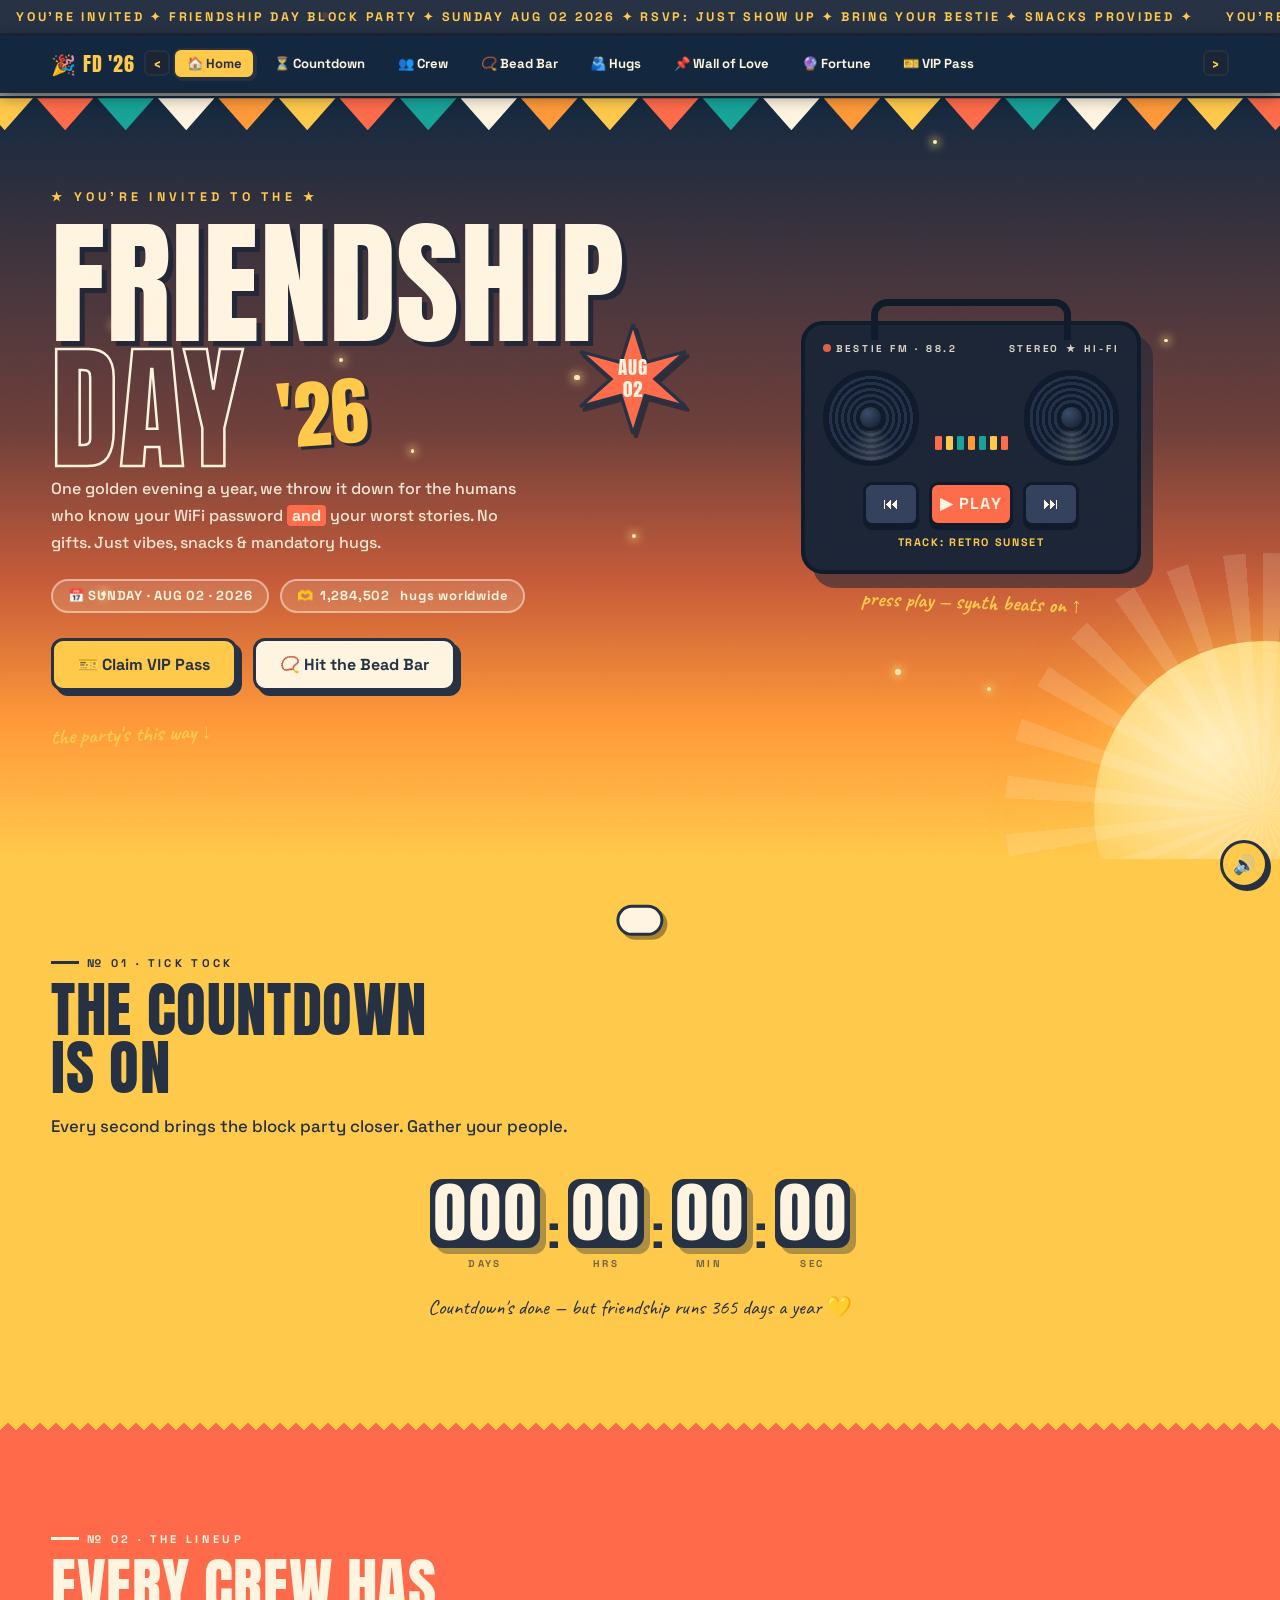
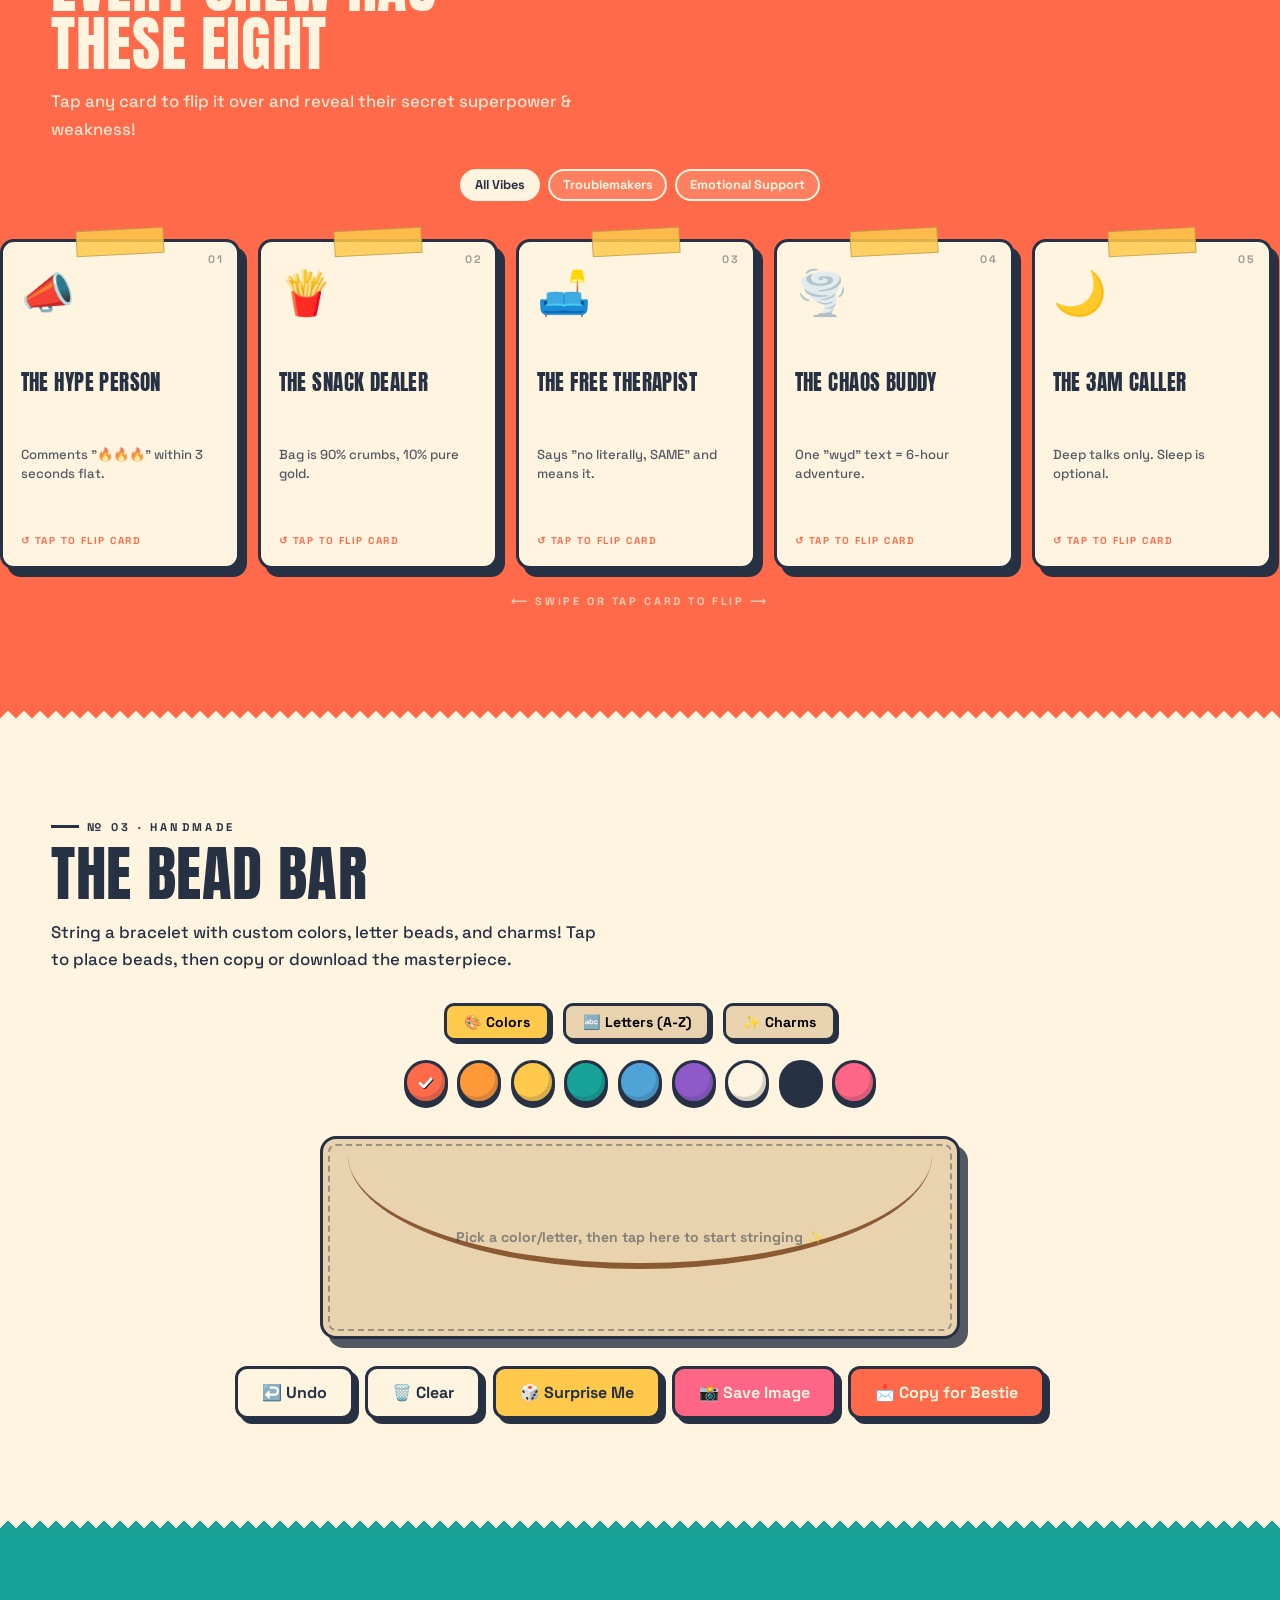
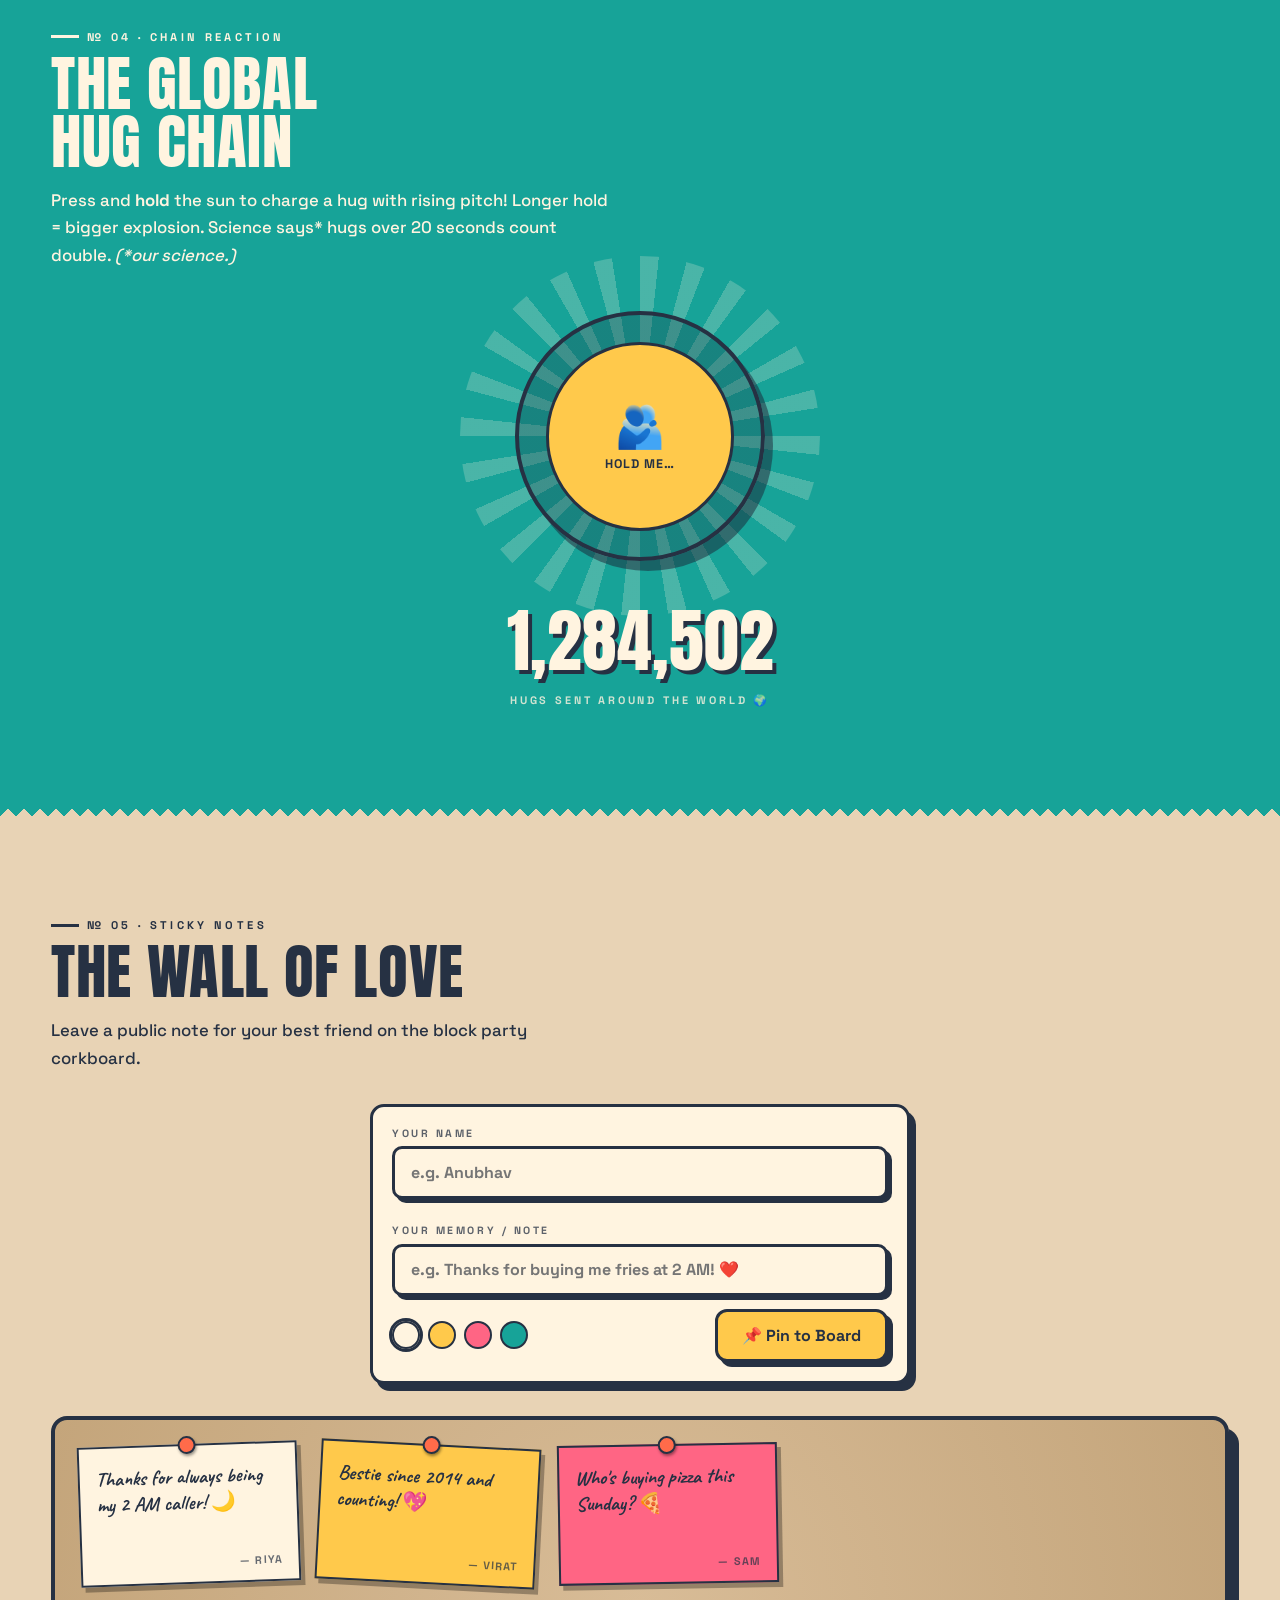
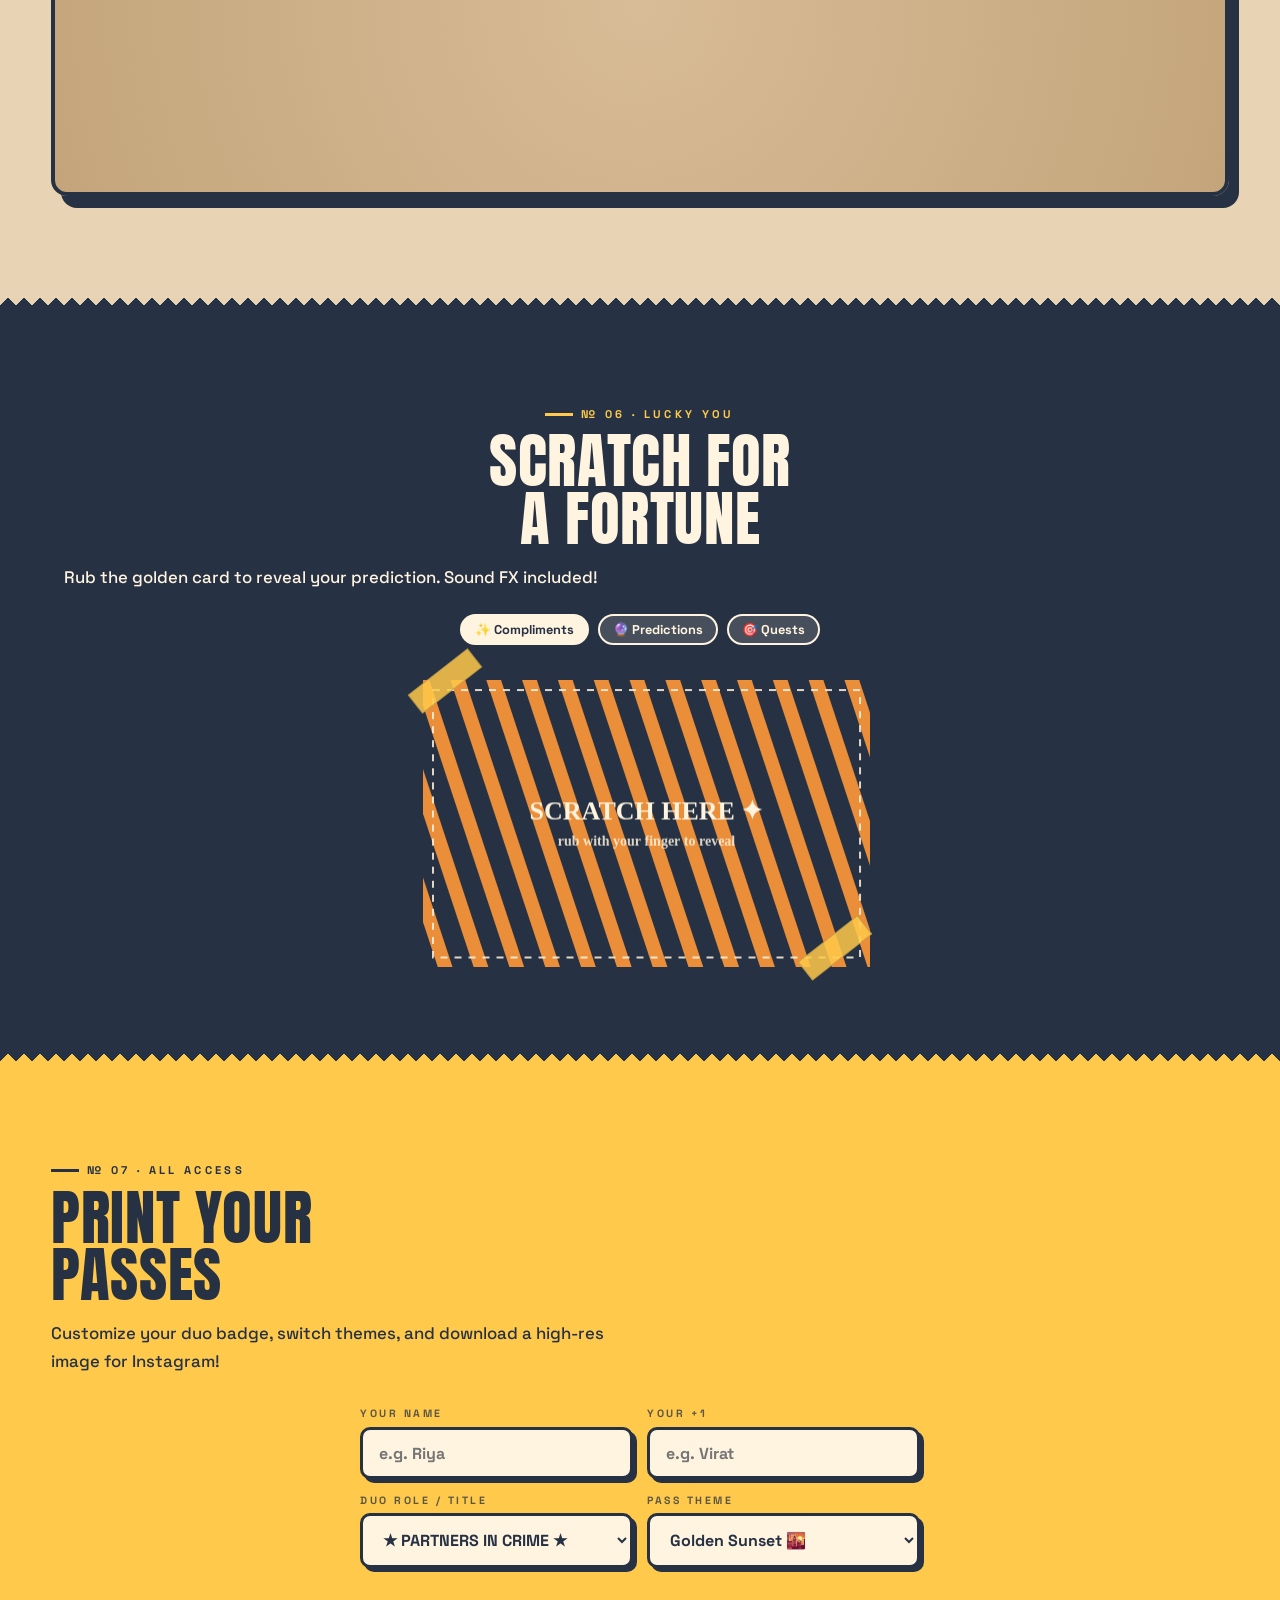
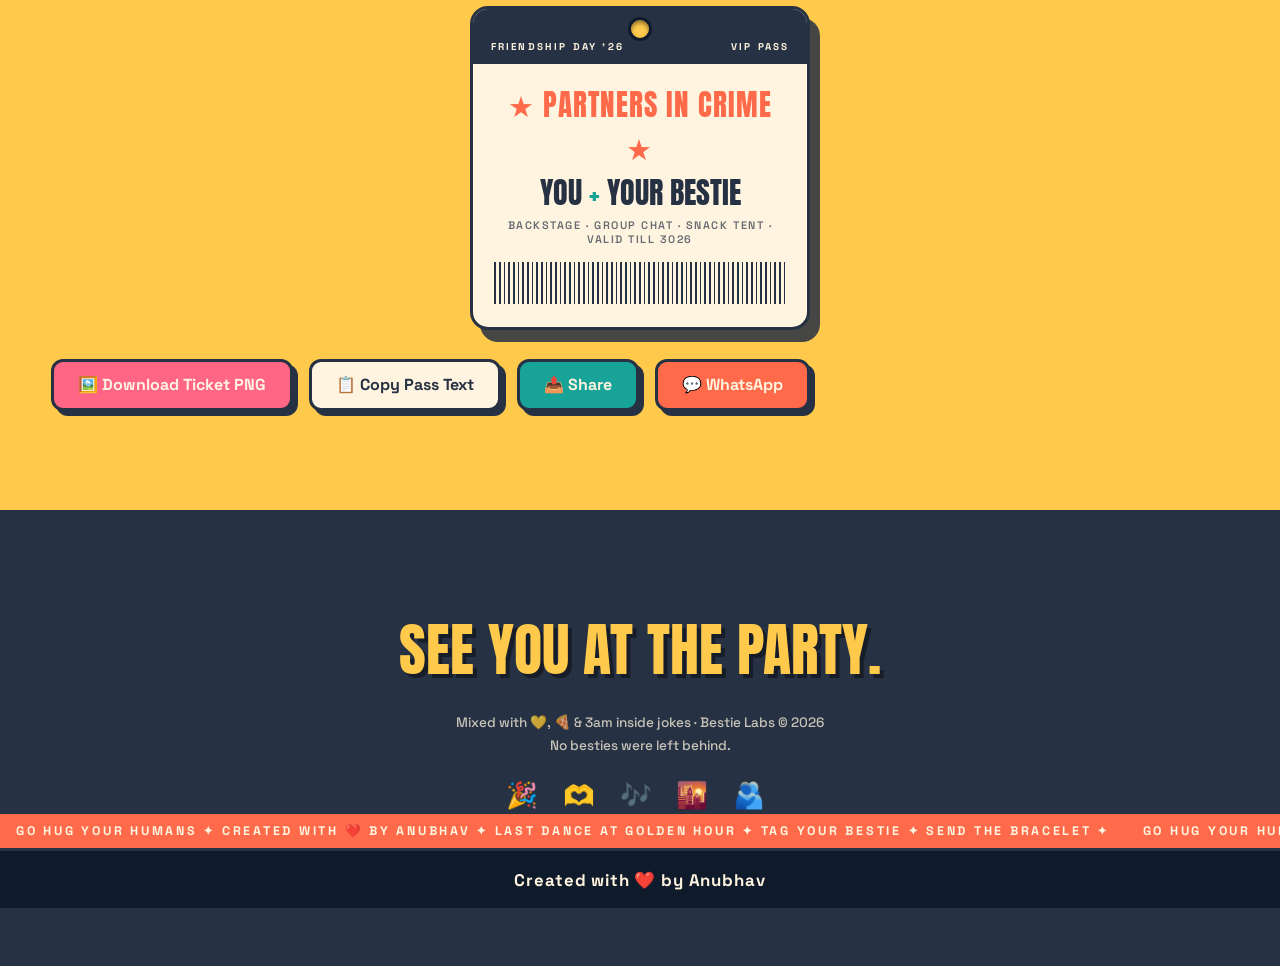
<file: 1.html>
<!DOCTYPE html>
<html lang="en">

<head>
    <meta charset="UTF-8">
    <meta name="viewport" content="width=device-width, initial-scale=1.0, viewport-fit=cover">
    <meta name="theme-color" content="#12283F">
    <title>Friendship Day '26 — The Block Party</title>
    <meta name="description"
        content="You're invited to Friendship Day 2026! Bring your bestie, string bracelets, scratch fortunes, and claim your VIP Pass.">

    <!-- Open Graph / WhatsApp / Facebook Link Preview Thumbnail -->
    <meta property="og:type" content="website">
    <meta property="og:site_name" content="Happy Friendship Day 2026">
    <meta property="og:url" content="https://123anubhav.github.io/happy-friendship-day-2026/">
    <meta property="og:title" content="Happy Friendship Day 2026! 💛 Block Party & VIP Pass">
    <meta property="og:description"
        content="You're invited to Friendship Day 2026! Bring your bestie, string bracelets, scratch fortunes, and claim your VIP Pass.">
    <meta property="og:image" content="https://123anubhav.github.io/happy-friendship-day-2026/friend-ship-day.jpg">
    <meta property="og:image:secure_url"
        content="https://123anubhav.github.io/happy-friendship-day-2026/friend-ship-day.jpg">
    <meta property="og:image:type" content="image/jpeg">
    <meta property="og:image:width" content="1200">
    <meta property="og:image:height" content="630">
    <meta property="og:image:alt" content="Happy Friendship Day 2026">
    <meta property="og:image" content="https://123anubhav.github.io/happy-friendship-day-2026/qwen/friend-ship-day.jpg">

    <!-- WhatsApp legacy image link fallback -->
    <link rel="image_src" href="https://123anubhav.github.io/happy-friendship-day-2026/friend-ship-day.jpg">

    <!-- Twitter Card -->
    <meta name="twitter:card" content="summary_large_image">
    <meta name="twitter:url" content="https://123anubhav.github.io/happy-friendship-day-2026/">
    <meta name="twitter:title" content="Happy Friendship Day 2026! 💛 Block Party & VIP Pass">
    <meta name="twitter:description"
        content="You're invited to Friendship Day 2026! Bring your bestie, string bracelets, scratch fortunes, and claim your VIP Pass.">
    <meta name="twitter:image" content="https://123anubhav.github.io/happy-friendship-day-2026/friend-ship-day.jpg">

    <!-- Favicon & Apple Touch Icon -->
    <link rel="icon" type="image/jpeg"
        href="https://123anubhav.github.io/happy-friendship-day-2026/friend-ship-day.jpg">
    <link rel="shortcut icon" type="image/jpeg" href="friend-ship-day.jpg">
    <link rel="apple-touch-icon" href="https://123anubhav.github.io/happy-friendship-day-2026/friend-ship-day.jpg">
    <link rel="preconnect" href="https://fonts.googleapis.com">
    <link rel="preconnect" href="https://fonts.gstatic.com" crossorigin>
    <link
        href="https://fonts.googleapis.com/css2?family=Anton&family=Caveat:wght@600;700&family=Outfit:wght@400;600;700;800&family=Space+Grotesk:wght@500;600;700&display=swap"
        rel="stylesheet">
    <style>
        :root {
            --ink: #263143;
            --ink2: #1B2536;
            --cream: #FFF4E0;
            --kraft: #E9D3AE;
            --gold: #FFC94B;
            --coral: #FF6B4A;
            --tang: #FF9838;
            --teal: #17A398;
            --pink: #FF6584;
            --purple: #8E5AC8;
            --disp: 'Anton', sans-serif;
            --body: 'Space Grotesk', 'Outfit', sans-serif;
            --hand: 'Caveat', cursive;
            --safe-b: env(safe-area-inset-bottom, 0px);
        }

        * {
            margin: 0;
            padding: 0;
            box-sizing: border-box
        }

        html {
            scroll-behavior: smooth;
            overflow-x: clip;
            -webkit-text-size-adjust: 100%
        }

        body {
            font-family: var(--body);
            color: var(--ink);
            background: var(--ink);
            overflow-x: hidden;
            overflow-x: clip;
            -webkit-tap-highlight-color: transparent
        }

        ::selection {
            background: var(--coral);
            color: var(--cream)
        }

        button,
        input,
        select,
        textarea {
            font-family: var(--body);
        }

        button {
            cursor: pointer;
            touch-action: manipulation;
            user-select: none;
            -webkit-user-select: none;
            -webkit-touch-callout: none
        }

        a {
            color: inherit
        }

        :focus-visible {
            outline: 3px dashed var(--gold);
            outline-offset: 3px
        }

        /* grain texture overlay */
        .grain {
            position: fixed;
            inset: 0;
            z-index: 80;
            pointer-events: none;
            opacity: .07;
            mix-blend-mode: overlay;
            background-image: url("data:image/svg+xml,%3Csvg xmlns='http://www.w3.org/2000/svg' width='120' height='120'%3E%3Cfilter id='n'%3E%3CfeTurbulence type='fractalNoise' baseFrequency='0.9' numOctaves='2'/%3E%3C/filter%3E%3Crect width='120' height='120' filter='url(%23n)' opacity='0.6'/%3E%3C/svg%3E")
        }

        #fx {
            position: fixed;
            inset: 0;
            pointer-events: none;
            z-index: 60
        }

        .progress {
            position: fixed;
            top: 0;
            left: 0;
            right: 0;
            height: 5px;
            z-index: 95
        }

        .progress i {
            display: block;
            height: 100%;
            width: 0;
            background: var(--coral);
            transition: width .1s ease-out;
        }

        .mute,
        .fab {
            position: fixed;
            z-index: 90;
            width: 48px;
            height: 48px;
            border-radius: 50%;
            border: 3px solid var(--ink);
            background: var(--gold);
            font-size: 1.15rem;
            box-shadow: 3px 3px 0 var(--ink);
            display: grid;
            place-items: center;
            transition: transform .15s, background-color .2s
        }

        .mute {
            right: 12px;
            bottom: calc(12px + var(--safe-b))
        }

        .fab {
            left: 12px;
            bottom: calc(12px + var(--safe-b));
            opacity: 0;
            transform: translateY(90px);
            pointer-events: none;
            transition: transform .35s cubic-bezier(.3, 1.4, .4, 1), opacity .3s
        }

        .fab.show {
            opacity: 1;
            transform: none;
            pointer-events: auto
        }

        .mute:active,
        .fab:active {
            transform: scale(.88)
        }

        .toast {
            position: fixed;
            left: 50%;
            bottom: calc(20px + var(--safe-b));
            transform: translate(-50%, 180%);
            z-index: 99;
            background: var(--cream);
            color: var(--ink);
            font-weight: 700;
            font-size: .92rem;
            padding: .85em 1.4em;
            border-radius: 999px;
            border: 3px solid var(--ink);
            box-shadow: 4px 4px 0 rgba(0, 0, 0, .35);
            transition: transform .4s cubic-bezier(.2, 1.4, .4, 1);
            max-width: 92vw;
            width: max-content;
            text-align: center
        }

        .toast.show {
            transform: translate(-50%, 0)
        }

        /* Tickers */
        .ticker {
            overflow: hidden;
            background: var(--ink);
            color: var(--gold);
            position: relative;
            z-index: 5;
            border-bottom: 3px solid var(--ink2)
        }

        .tk {
            display: flex;
            width: max-content;
            animation: tick 28s linear infinite;
            font: 700 .78rem var(--body);
            letter-spacing: .22em;
            text-transform: uppercase;
            white-space: nowrap;
            padding: .7em 0
        }

        .tk span {
            padding: 0 1.3em
        }

        @keyframes tick {
            to {
                transform: translateX(-50%)
            }
        }

        .ticker.foot {
            background: var(--coral);
            color: var(--cream);
            border-bottom: 0;
            border-top: 3px solid var(--ink)
        }

        /* Layout Bands */
        .band {
            position: relative;
            padding: 3.8rem 0 4.4rem;
            scroll-margin-top: 10px
        }

        .wrap {
            width: min(1180px, 92vw);
            margin: 0 auto;
            position: relative;
            z-index: 2
        }

        .zig {
            height: 16px;
            margin-top: -1px;
            background-color: var(--cur);
            background-image: linear-gradient(-135deg, var(--prev) 8px, transparent 0), linear-gradient(135deg, var(--prev) 8px, transparent 0);
            background-size: 16px 16px;
            background-position: top left;
            background-repeat: repeat-x
        }

        .klabel {
            display: inline-flex;
            align-items: center;
            gap: .7em;
            font: 700 .7rem var(--body);
            letter-spacing: .3em;
            text-transform: uppercase
        }

        .klabel::before {
            content: "";
            width: 28px;
            height: 3px;
            background: currentColor
        }

        .ptitle {
            font: 400 clamp(2.1rem, 8.5vw, 3.8rem)/.95 var(--disp);
            text-transform: uppercase;
            letter-spacing: .01em;
            margin-top: .7rem
        }

        .sub {
            font-weight: 500;
            max-width: 560px;
            margin-top: 1rem;
            font-size: .97rem;
            line-height: 1.65;
            opacity: .88
        }

        .caveat {
            font-family: var(--hand);
            font-size: 1.35rem;
            font-weight: 700
        }

        .rv {
            opacity: 0;
            transform: translateY(28px) rotate(-1deg);
            transition: opacity .7s ease, transform .7s cubic-bezier(.2, .9, .3, 1.15);
            transition-delay: var(--d, 0s)
        }

        .rv.in {
            opacity: 1;
            transform: none
        }

        .btn {
            display: inline-flex;
            align-items: center;
            justify-content: center;
            gap: .5em;
            font-weight: 700;
            font-size: 1rem;
            min-height: 50px;
            padding: .8em 1.5em;
            border: 3px solid var(--ink);
            border-radius: 12px;
            background: var(--cream);
            color: var(--ink);
            box-shadow: 5px 5px 0 var(--ink);
            text-decoration: none;
            transition: transform .15s, box-shadow .15s, background-color .15s;
            position: relative;
            overflow: hidden;
        }

        .btn:active {
            transform: translate(3px, 3px) scale(.97);
            box-shadow: 1px 1px 0 var(--ink)
        }

        .btn-gold {
            background: var(--gold)
        }

        .btn-coral {
            background: var(--coral);
            color: var(--cream)
        }

        .btn-teal {
            background: var(--teal);
            color: var(--cream)
        }

        .btn-pink {
            background: var(--pink);
            color: var(--cream)
        }

        @media (hover:hover) {
            .btn:hover {
                transform: translate(-2px, -2px);
                box-shadow: 8px 8px 0 var(--ink)
            }
        }

        .chip {
            display: inline-flex;
            align-items: center;
            gap: .5em;
            background: rgba(255, 244, 224, .14);
            border: 2px solid rgba(255, 244, 224, .5);
            color: var(--cream);
            border-radius: 999px;
            padding: .5em 1.1em;
            font-weight: 700;
            font-size: .82rem;
            letter-spacing: .06em;
        }

        /* ============ OPENING HERO ============ */
        .open {
            position: relative;
            overflow: hidden;
            padding: 4.2rem 0 5rem;
            color: var(--cream);
            background: linear-gradient(180deg, #12283F 0%, #6E3F3A 44%, #C75B39 64%, #FF9838 82%, #FFC94B 100%)
        }

        .bunting {
            position: absolute;
            top: 0;
            left: -2%;
            right: -2%;
            display: flex;
            z-index: 4;
            border-top: 3px solid rgba(255, 244, 224, .55);
            padding-top: 2px
        }

        .bunting span {
            flex: 1 1 0;
            min-width: 0;
            height: 32px;
            margin: 0 2px;
            clip-path: polygon(0 0, 100% 0, 50% 100%);
            transform-origin: top center;
            animation: flutter 3.2s ease-in-out infinite
        }

        @keyframes flutter {

            0%,
            100% {
                transform: rotate(2.5deg)
            }

            50% {
                transform: rotate(-2.5deg)
            }
        }

        .sun {
            position: absolute;
            bottom: -16%;
            right: -12%;
            width: min(52vw, 340px);
            aspect-ratio: 1;
            border-radius: 50%;
            z-index: 0;
            cursor: pointer;
            background: radial-gradient(circle at 35% 32%, #FFEFBE, var(--gold) 58%, var(--tang));
            box-shadow: 0 0 90px rgba(255, 201, 75, .6)
        }

        .sun::before {
            content: "";
            position: absolute;
            inset: -26%;
            border-radius: 50%;
            background: repeating-conic-gradient(rgba(255, 244, 224, .15) 0 5deg, transparent 5deg 13deg);
            animation: spin 44s linear infinite
        }

        .sun.pulse {
            animation: sunpulse .6s cubic-bezier(.3, 1.6, .4, 1)
        }

        @keyframes spin {
            to {
                transform: rotate(360deg)
            }
        }

        @keyframes sunpulse {
            40% {
                transform: scale(1.12)
            }
        }

        .fly {
            position: absolute;
            border-radius: 50%;
            background: #FFE9B0;
            box-shadow: 0 0 10px 2px rgba(255, 220, 130, .8);
            z-index: 1;
            pointer-events: none;
            animation: flydrift ease-in-out infinite alternate, flyflick ease-in-out infinite
        }

        @keyframes flydrift {
            from {
                transform: translate(0, 0)
            }

            to {
                transform: translate(30px, -36px)
            }
        }

        @keyframes flyflick {

            0%,
            100% {
                opacity: .2
            }

            50% {
                opacity: 1
            }
        }

        .shoot {
            position: absolute;
            top: 14%;
            left: -12%;
            width: 130px;
            height: 2px;
            z-index: 1;
            background: linear-gradient(90deg, transparent, rgba(255, 244, 224, .95));
            transform: rotate(-16deg);
            opacity: 0;
            animation: shoot 9s ease-in infinite
        }

        @keyframes shoot {

            0%,
            70% {
                opacity: 0;
                transform: translate(0, 0) rotate(-16deg)
            }

            72% {
                opacity: 1
            }

            82% {
                opacity: 0;
                transform: translate(72vw, 21vh) rotate(-16deg)
            }

            100% {
                opacity: 0
            }
        }

        .open-grid {
            display: grid;
            grid-template-columns: 1fr;
            gap: 3rem;
            align-items: center
        }

        .overline {
            font: 700 .78rem var(--body);
            letter-spacing: .34em;
            text-transform: uppercase;
            color: var(--gold)
        }

        .mega {
            font-family: var(--disp);
            font-weight: 400;
            text-transform: uppercase;
            font-size: clamp(3.2rem, 15vw, 8.5rem);
            line-height: .92;
            margin: 1rem 0 .2rem;
            letter-spacing: .005em
        }

        .mega .l1 {
            display: block;
            color: var(--cream);
            text-shadow: 5px 5px 0 rgba(27, 37, 54, .85)
        }

        .mega .l2 {
            display: block;
            color: transparent;
            -webkit-text-stroke: 2.5px var(--cream);
            position: relative
        }

        .mega .y26 {
            display: inline-block;
            color: var(--gold);
            -webkit-text-stroke: 0;
            font-size: .55em;
            vertical-align: .28em;
            transform: rotate(-4deg);
            text-shadow: 3px 3px 0 rgba(27, 37, 54, .85)
        }

        .starbadge {
            position: absolute;
            top: -1.4rem;
            right: -.4rem;
            width: clamp(74px, 18vw, 110px);
            animation: spin 18s linear infinite;
            filter: drop-shadow(3px 4px 0 rgba(27, 37, 54, .7))
        }

        .beating-heart {
            display: inline-block;
            color: var(--pink);
            animation: heartBeat 1.2s ease-in-out infinite;
            transform-origin: center;
        }

        @keyframes heartBeat {

            0%,
            100% {
                transform: scale(1);
            }

            14% {
                transform: scale(1.3);
            }

            28% {
                transform: scale(1);
            }

            42% {
                transform: scale(1.3);
            }

            70% {
                transform: scale(1);
            }
        }

        .lede {
            font-weight: 500;
            font-size: 1rem;
            line-height: 1.7;
            max-width: 480px;
            color: rgba(255, 244, 224, .92)
        }

        .lede b {
            background: var(--coral);
            padding: 0 .3em;
            border-radius: 4px;
            color: var(--cream)
        }

        .chips {
            display: flex;
            gap: .7rem;
            flex-wrap: wrap;
            margin: 1.4rem 0 1.6rem
        }

        .cta-row {
            display: grid;
            grid-template-columns: 1fr;
            gap: .8rem;
            max-width: 400px
        }

        .note1 {
            margin-top: 1.8rem;
            transform: rotate(-2deg);
            color: var(--gold);
            display: inline-block
        }

        /* Boombox Audio Player */
        .scene {
            position: relative;
            display: flex;
            flex-direction: column;
            align-items: center;
            gap: .9rem
        }

        .box {
            position: relative;
            width: min(340px, 88vw);
            background: var(--ink2);
            border: 4px solid #0F1B2A;
            border-radius: 22px;
            padding: 1.1rem 1.1rem 1.3rem;
            box-shadow: 12px 14px 0 rgba(27, 37, 54, .55);
            z-index: 2
        }

        .box::before {
            content: "";
            position: absolute;
            top: -26px;
            left: 50%;
            transform: translateX(-50%);
            width: 56%;
            height: 34px;
            border: 7px solid #0F1B2A;
            border-bottom: 0;
            border-radius: 16px 16px 0 0
        }

        .box-top {
            display: flex;
            justify-content: space-between;
            align-items: center;
            color: var(--cream);
            font: 700 .62rem var(--body);
            letter-spacing: .28em;
            margin-bottom: .9rem;
            opacity: .85
        }

        .box-top i {
            width: 8px;
            height: 8px;
            border-radius: 50%;
            background: var(--coral);
            display: inline-block;
            margin-right: .5em;
            animation: flyflick 1.4s infinite
        }

        .box-face {
            display: grid;
            grid-template-columns: 1fr auto 1fr;
            gap: .8rem;
            align-items: center
        }

        .spk {
            position: relative;
            aspect-ratio: 1;
            border-radius: 50%;
            background: repeating-radial-gradient(circle, #0F1B2A 0 3px, #22304A 3px 6px);
            border: 5px solid #0F1B2A;
            overflow: hidden
        }

        .spk::before {
            content: "";
            position: absolute;
            inset: 0;
            background: conic-gradient(from 0deg, transparent 0 38%, rgba(255, 244, 224, .14) 50%, transparent 62%);
            animation: spin 1.1s linear infinite;
            animation-play-state: paused
        }

        .spk::after {
            content: "";
            position: absolute;
            inset: 34%;
            border-radius: 50%;
            background: radial-gradient(circle at 35% 30%, #3A4C68, #0F1B2A);
            border: 3px solid #0F1B2A
        }

        .playing .spk::before {
            animation-play-state: running
        }

        .eq {
            display: flex;
            align-items: flex-end;
            gap: 4px;
            height: 64px;
            padding: 0 .2rem
        }

        .eq i {
            width: 7px;
            height: 100%;
            background: var(--gold);
            border-radius: 3px;
            transform-origin: bottom;
            transform: scaleY(.22);
            animation: eq .8s ease-in-out infinite alternate;
            animation-play-state: paused
        }

        .eq i:nth-child(1) {
            animation-duration: .7s;
            background: var(--coral)
        }

        .eq i:nth-child(2) {
            animation-duration: .55s
        }

        .eq i:nth-child(3) {
            animation-duration: .9s;
            background: var(--teal)
        }

        .eq i:nth-child(4) {
            animation-duration: .5s;
            background: var(--tang)
        }

        .eq i:nth-child(5) {
            animation-duration: .85s;
            background: var(--teal)
        }

        .eq i:nth-child(6) {
            animation-duration: .6s
        }

        .eq i:nth-child(7) {
            animation-duration: .75s;
            background: var(--coral)
        }

        .playing .eq i {
            animation-play-state: running
        }

        @keyframes eq {
            from {
                transform: scaleY(.18)
            }

            to {
                transform: scaleY(1)
            }
        }

        .box-ctrl {
            display: flex;
            gap: .6rem;
            justify-content: center;
            margin-top: 1rem
        }

        .pbtn {
            width: 56px;
            height: 44px;
            border-radius: 9px;
            border: 3px solid #0F1B2A;
            background: #33415C;
            color: var(--cream);
            font-size: 1rem;
            box-shadow: 0 4px 0 #0F1B2A;
            transition: transform .12s
        }

        .pbtn:active {
            transform: translateY(3px);
            box-shadow: 0 1px 0 #0F1B2A
        }

        .pbtn.main {
            background: var(--coral);
            width: 84px;
            font-weight: 700;
            letter-spacing: .08em
        }

        .track-title {
            text-align: center;
            font: 700 .68rem var(--body);
            letter-spacing: .15em;
            color: var(--gold);
            margin-top: .6rem;
            text-transform: uppercase;
        }

        .mnote {
            position: fixed;
            z-index: 65;
            font-size: 1.5rem;
            pointer-events: none;
            animation: noteup 2.5s ease-out forwards;
            text-shadow: 2px 2px 0 rgba(27, 37, 54, .6)
        }

        @keyframes noteup {
            to {
                transform: translate(var(--dx), -140px) rotate(14deg);
                opacity: 0
            }
        }

        .note2 {
            color: var(--gold);
            transform: rotate(2deg);
            text-align: center
        }

        /* ============ COUNTDOWN (gold) ============ */
        .count-band {
            background: var(--gold);
            color: var(--ink)
        }

        .clock {
            display: flex;
            justify-content: center;
            align-items: flex-start;
            gap: .5rem;
            margin-top: 2.4rem;
            flex-wrap: wrap
        }

        .unit {
            text-align: center
        }

        .digits {
            display: flex;
            gap: 3px;
            background: var(--ink);
            border-radius: 12px;
            padding: .16em .26em;
            box-shadow: 6px 6px 0 rgba(27, 37, 54, .35)
        }

        .dg {
            display: inline-block;
            height: 1em;
            overflow: hidden;
            font-family: var(--disp);
            font-size: clamp(1.7rem, 8vw, 4rem);
            line-height: 1;
            color: var(--cream)
        }

        .strip {
            display: block;
            transition: transform .55s cubic-bezier(.3, 1.35, .4, 1)
        }

        .strip div {
            height: 1em;
            line-height: 1;
            text-align: center
        }

        .ulab {
            display: block;
            margin-top: .6rem;
            font-weight: 700;
            letter-spacing: .24em;
            font-size: .62rem;
            text-transform: uppercase;
            opacity: .65
        }

        .colon {
            display: none;
            font-family: var(--disp);
            font-size: clamp(1.5rem, 4vw, 3rem);
            padding-top: .4em;
            animation: blink 1s steps(2) infinite
        }

        @keyframes blink {
            50% {
                opacity: .15
            }
        }

        .party {
            display: none;
            text-align: center;
            margin-top: 2.4rem
        }

        .party.on {
            display: block;
            animation: popin .6s cubic-bezier(.3, 1.6, .4, 1)
        }

        @keyframes popin {
            0% {
                transform: scale(.6)
            }

            100% {
                transform: scale(1)
            }
        }

        .party h3 {
            font: 400 clamp(1.7rem, 7.5vw, 3.4rem) var(--disp);
            text-transform: uppercase;
            color: var(--coral);
            text-shadow: 3px 3px 0 var(--ink);
            animation: partybounce 1s ease-in-out infinite
        }

        @keyframes partybounce {

            0%,
            100% {
                transform: scale(1) rotate(-1deg)
            }

            50% {
                transform: scale(1.04) rotate(1deg)
            }
        }

        .party p {
            font-weight: 700;
            margin: 1rem 0 1.4rem
        }

        .cdnote {
            margin-top: 1.5rem;
            font-family: var(--hand);
            font-size: 1.3rem;
            opacity: .75;
            text-align: center
        }

        /* ============ CREW 3D FLIP (coral) ============ */
        .crew-band {
            background: var(--coral);
            color: var(--cream)
        }

        .crew-band .sub {
            opacity: .9
        }

        .crew-filters {
            display: flex;
            justify-content: center;
            gap: .5rem;
            flex-wrap: wrap;
            margin-top: 1.6rem;
        }

        .filter-btn {
            background: rgba(255, 244, 224, .15);
            border: 2px solid var(--cream);
            color: var(--cream);
            padding: .4em 1em;
            border-radius: 999px;
            font-weight: 700;
            font-size: .8rem;
            transition: all .2s;
        }

        .filter-btn.active,
        .filter-btn:hover {
            background: var(--cream);
            color: var(--ink);
        }

        .crew-scroll {
            display: flex;
            gap: 18px;
            overflow-x: auto;
            scroll-snap-type: x mandatory;
            padding: 2.4rem 4vw 1.6rem;
            margin: 0 -4vw;
            scrollbar-width: none;
            -webkit-overflow-scrolling: touch
        }

        .crew-scroll::-webkit-scrollbar {
            display: none
        }

        .ccard-wrap {
            perspective: 1000px;
            flex: 0 0 auto;
            width: min(240px, 74vw);
            scroll-snap-align: center;
        }

        .ccard {
            position: relative;
            width: 100%;
            height: 330px;
            transform-style: preserve-3d;
            transition: transform .6s cubic-bezier(.3, 1.4, .4, 1), box-shadow .25s;
            cursor: pointer;
            border-radius: 14px;
        }

        .ccard.flipped {
            transform: rotateY(180deg) scale(1.02);
        }

        .ccard-front,
        .ccard-back {
            position: absolute;
            inset: 0;
            backface-visibility: hidden;
            -webkit-backface-visibility: hidden;
            background: var(--cream);
            color: var(--ink);
            border: 3px solid var(--ink);
            border-radius: 14px;
            padding: 1.5rem 1.1rem 1.2rem;
            box-shadow: 7px 8px 0 var(--ink);
            display: flex;
            flex-direction: column;
            justify-content: space-between;
        }

        .ccard-back {
            transform: rotateY(180deg);
            background: var(--gold);
            border-color: var(--ink);
        }

        .tape {
            position: absolute;
            top: -13px;
            left: 50%;
            transform: translateX(-50%) rotate(-3deg);
            width: 88px;
            height: 26px;
            background: rgba(255, 201, 75, .85);
            border: 1px solid rgba(38, 49, 67, .25);
            z-index: 3;
        }

        .cnum {
            position: absolute;
            top: .65rem;
            right: .8rem;
            font: 700 .68rem var(--body);
            letter-spacing: .2em;
            opacity: .45
        }

        .cemo {
            font-size: 2.7rem;
            display: block;
            line-height: 1;
            margin-top: .4rem;
        }

        .ccard h3 {
            font: 400 1.3rem var(--disp);
            text-transform: uppercase;
            letter-spacing: .02em;
            margin: .45rem 0 .25rem
        }

        .ccard p {
            font-size: .82rem;
            font-weight: 500;
            line-height: 1.45;
            opacity: .78
        }

        .flip-hint {
            font: 700 .62rem var(--body);
            letter-spacing: .15em;
            text-transform: uppercase;
            color: var(--coral);
            margin-top: .4rem;
            display: inline-block;
        }

        .cstat {
            font-size: .8rem;
            font-weight: 600;
            line-height: 1.5;
        }

        .cstat b {
            display: block;
            font-size: .65rem;
            letter-spacing: .15em;
            text-transform: uppercase;
            color: var(--ink);
            opacity: .7;
            margin-top: .4rem;
        }

        .ring-hint {
            font: 700 .68rem var(--body);
            letter-spacing: .24em;
            text-transform: uppercase;
            opacity: .7;
            text-align: center
        }

        /* ============ BEAD BAR (cream) ============ */
        .bead-band {
            background: var(--cream)
        }

        .bead-tabs {
            display: flex;
            justify-content: center;
            gap: .8rem;
            margin-top: 1.8rem;
        }

        .tab-btn {
            padding: .5em 1.2em;
            border-radius: 10px;
            border: 3px solid var(--ink);
            background: var(--kraft);
            font-weight: 700;
            font-size: .88rem;
            box-shadow: 3px 3px 0 var(--ink);
        }

        .tab-btn.active {
            background: var(--gold);
        }

        .beadbar {
            display: flex;
            justify-content: center;
            gap: .6rem;
            flex-wrap: wrap;
            margin-top: 1.2rem;
            max-width: 720px;
            margin-left: auto;
            margin-right: auto;
        }

        .bswatch {
            width: 44px;
            height: 44px;
            border-radius: 50%;
            border: 3px solid var(--ink);
            box-shadow: 0 4px 0 var(--ink), inset -3px -4px 0 rgba(38, 49, 67, .18);
            transition: transform .15s;
            position: relative;
            font-weight: 700;
            font-size: 1.1rem;
            display: grid;
            place-items: center;
            background: #fff;
        }

        .bswatch:active {
            transform: scale(.86)
        }

        .bswatch.sel::after {
            content: "✓";
            position: absolute;
            inset: 0;
            display: grid;
            place-items: center;
            font-weight: 800;
            font-size: 1.1rem;
            color: #fff;
            text-shadow: 1px 1px 0 var(--ink)
        }

        @media (hover:hover) {
            .bswatch:hover {
                transform: translateY(-4px)
            }
        }

        .board {
            position: relative;
            max-width: 640px;
            margin: 2rem auto 0;
            aspect-ratio: 600/190;
            background: var(--kraft);
            border: 3px solid var(--ink);
            outline: 2px dashed rgba(38, 49, 67, .4);
            outline-offset: -10px;
            border-radius: 16px;
            box-shadow: 8px 9px 0 rgba(38, 49, 67, .8);
            overflow: hidden
        }

        .board::before {
            content: "";
            position: absolute;
            left: 4%;
            right: 4%;
            top: 8%;
            bottom: 34%;
            border: 0 solid #8A5A33;
            border-bottom-width: 6px;
            border-radius: 0 0 50% 50%/0 0 100% 100%
        }

        .board .empty {
            position: absolute;
            inset: 0;
            display: grid;
            place-items: center;
            font-weight: 700;
            color: rgba(38, 49, 67, .5);
            font-size: .88rem;
            text-align: center;
            padding: 0 1rem
        }

        /* Fixed Keyframes animation name to match beadon */
        .bead {
            position: absolute;
            width: 9%;
            max-width: 44px;
            aspect-ratio: 1;
            border-radius: 50%;
            border: 3px solid var(--ink);
            transform: translate(-50%, -50%);
            background-image: radial-gradient(circle at 32% 28%, rgba(255, 255, 255, .8), transparent 42%);
            animation: beadon .45s cubic-bezier(.3, 1.7, .4, 1) both;
            box-shadow: 2px 3px 0 rgba(38, 49, 67, .25);
            display: grid;
            place-items: center;
            font-weight: 800;
            font-size: 1rem;
            color: var(--ink);
            user-select: none;
        }

        @keyframes beadon {
            0% {
                transform: translate(-50%, -50%) scale(0)
            }

            70% {
                transform: translate(-50%, -50%) scale(1.2)
            }

            100% {
                transform: translate(-50%, -50%) scale(1)
            }
        }

        .btools {
            display: grid;
            grid-template-columns: 1fr 1fr;
            gap: .7rem;
            max-width: 480px;
            margin: 1.7rem auto 0
        }

        /* ============ HUG (teal) ============ */
        .hug-band {
            background: var(--teal);
            color: var(--cream)
        }

        .hugzone {
            display: flex;
            flex-direction: column;
            align-items: center;
            gap: 1.6rem;
            margin-top: 2.6rem
        }

        .hugwrap {
            position: relative
        }

        .hugwrap::before {
            content: "";
            position: absolute;
            inset: -22%;
            border-radius: 50%;
            background: repeating-conic-gradient(rgba(255, 244, 224, .22) 0 6deg, transparent 6deg 15deg);
            animation: spin 30s linear infinite
        }

        .hugring {
            --p: 0;
            position: relative;
            width: clamp(190px, 54vw, 250px);
            aspect-ratio: 1;
            border-radius: 50%;
            border: 4px solid var(--ink);
            display: grid;
            place-items: center;
            background: conic-gradient(var(--coral) calc(var(--p)*3.6deg), rgba(27, 37, 54, .25) 0);
            box-shadow: 8px 10px 0 rgba(27, 37, 54, .5);
            user-select: none;
            touch-action: none;
            transition: transform .15s
        }

        .hugring:active {
            transform: scale(.97)
        }

        .hugring.shaking {
            animation: shk .12s linear infinite
        }

        @keyframes shk {
            0% {
                transform: translate(-2px, 1px) rotate(-1deg)
            }

            50% {
                transform: translate(2px, -1px) rotate(1deg)
            }

            100% {
                transform: translate(-1px, 2px)
            }
        }

        .hugcore {
            width: 78%;
            aspect-ratio: 1;
            border-radius: 50%;
            background: var(--gold);
            border: 3px solid var(--ink);
            display: flex;
            flex-direction: column;
            align-items: center;
            justify-content: center;
            gap: .2rem;
            pointer-events: none;
            color: var(--ink)
        }

        .hugcore .he {
            font-size: 2.6rem;
            transition: transform .2s
        }

        .hugcore .hl2 {
            font-weight: 700;
            font-size: .78rem;
            letter-spacing: .08em;
            text-transform: uppercase;
            text-align: center
        }

        .hugbig {
            font: 400 clamp(2.6rem, 11vw, 4.4rem) var(--disp);
            color: var(--cream);
            text-shadow: 4px 4px 0 var(--ink)
        }

        .hugbig.bump {
            animation: popin .35s cubic-bezier(.3, 1.6, .4, 1)
        }

        .hugcap {
            font: 700 .68rem var(--body);
            letter-spacing: .26em;
            text-transform: uppercase;
            opacity: .8;
            text-align: center
        }

        .hugplus {
            position: fixed;
            z-index: 70;
            font: 400 1.6rem var(--disp);
            color: var(--gold);
            text-shadow: 2px 2px 0 var(--ink);
            pointer-events: none;
            animation: riseFade 1s ease-out forwards
        }

        @keyframes riseFade {
            to {
                transform: translateY(-90px) rotate(8deg);
                opacity: 0
            }
        }

        body.quake {
            animation: quake .4s linear
        }

        @keyframes quake {

            0%,
            100% {
                transform: translate(0)
            }

            20% {
                transform: translate(-5px, 4px)
            }

            40% {
                transform: translate(5px, -4px)
            }

            60% {
                transform: translate(-4px, -4px)
            }

            80% {
                transform: translate(4px, 4px)
            }
        }

        /* ============ WALL OF LOVE (CORKBOARD) ============ */
        .wall-band {
            background: #E8D3B5;
            color: var(--ink);
        }

        .corkboard {
            position: relative;
            width: 100%;
            min-height: 380px;
            background: radial-gradient(circle, #D8BC97 0%, #C4A57B 100%);
            border: 4px solid var(--ink);
            border-radius: 16px;
            box-shadow: 10px 12px 0 var(--ink);
            padding: 1.5rem;
            margin-top: 2rem;
            display: flex;
            flex-wrap: wrap;
            gap: 1.2rem;
            align-content: flex-start;
        }

        .note-card {
            width: min(220px, 44vw);
            min-height: 140px;
            padding: 1.1rem 1rem .8rem;
            border: 2px solid var(--ink);
            box-shadow: 4px 5px 0 rgba(0, 0, 0, .3);
            position: relative;
            transform: rotate(var(--rot, 0deg));
            transition: transform .2s, box-shadow .2s;
            display: flex;
            flex-direction: column;
            justify-content: space-between;
        }

        .note-card:hover {
            transform: rotate(0deg) scale(1.04);
            box-shadow: 7px 9px 0 rgba(0, 0, 0, .4);
            z-index: 5;
        }

        .pin {
            position: absolute;
            top: -10px;
            left: 50%;
            transform: translateX(-50%);
            width: 18px;
            height: 18px;
            border-radius: 50%;
            background: var(--coral);
            border: 2px solid var(--ink);
            box-shadow: 1px 2px 3px rgba(0, 0, 0, .4);
        }

        .note-card p {
            font-family: var(--hand);
            font-size: 1.25rem;
            font-weight: 700;
            line-height: 1.3;
        }

        .note-card .author {
            font: 700 .68rem var(--body);
            letter-spacing: .1em;
            text-transform: uppercase;
            opacity: .7;
            text-align: right;
            margin-top: .4rem;
        }

        .note-form {
            display: grid;
            grid-template-columns: 1fr;
            gap: .8rem;
            max-width: 540px;
            margin: 2rem auto 0;
            background: var(--cream);
            border: 3px solid var(--ink);
            padding: 1.2rem;
            border-radius: 14px;
            box-shadow: 6px 7px 0 var(--ink);
        }

        .color-pickers {
            display: flex;
            gap: .5rem;
            align-items: center;
        }

        .color-dot {
            width: 28px;
            height: 28px;
            border-radius: 50%;
            border: 2px solid var(--ink);
            cursor: pointer;
        }

        .color-dot.active {
            outline: 3px solid var(--ink);
        }

        /* ============ FORTUNE (ink) ============ */
        .fortune-band {
            background: var(--ink);
            color: var(--cream)
        }

        .fortune-band .klabel {
            color: var(--gold)
        }

        .f-categories {
            display: flex;
            justify-content: center;
            gap: .6rem;
            margin-top: 1.4rem;
        }

        .scratch-wrap {
            position: relative;
            width: min(440px, 92vw);
            aspect-ratio: 16/10;
            margin: 2rem auto 0;
            background: var(--cream);
            border: 3px solid var(--ink);
            box-shadow: 10px 12px 0 rgba(0, 0, 0, .4);
            transform: rotate(-1.5deg)
        }

        .scratch-wrap::before,
        .scratch-wrap::after {
            content: "";
            position: absolute;
            width: 74px;
            height: 22px;
            background: rgba(255, 201, 75, .85);
            border: 1px solid rgba(38, 49, 67, .25);
            z-index: 3;
            pointer-events: none
        }

        .scratch-wrap::before {
            top: -11px;
            left: -16px;
            transform: rotate(-38deg)
        }

        .scratch-wrap::after {
            bottom: -11px;
            right: -16px;
            transform: rotate(-38deg)
        }

        .fortune {
            position: absolute;
            inset: 0;
            display: grid;
            place-items: center;
            padding: 1.3rem;
            font: 700 clamp(1rem, 4.6vw, 1.3rem)/1.45 var(--body);
            color: var(--ink);
            text-align: center
        }

        #scratch {
            position: absolute;
            inset: 0;
            touch-action: none;
            cursor: crosshair
        }

        .newbtn {
            display: none;
            margin: 1.6rem auto 0
        }

        .newbtn.show {
            display: inline-flex;
            animation: popin .4s cubic-bezier(.3, 1.6, .4, 1)
        }

        /* ============ VIP (gold) ============ */
        .vip-band {
            background: var(--gold)
        }

        .fields {
            display: grid;
            grid-template-columns: 1fr;
            gap: .9rem;
            max-width: 560px;
            margin: 2rem auto 0
        }

        .field label {
            display: block;
            font: 700 .66rem var(--body);
            letter-spacing: .24em;
            text-transform: uppercase;
            margin-bottom: .4rem;
            opacity: .75
        }

        .field input,
        .field select {
            width: 100%;
            font: 700 16px var(--body);
            color: var(--ink);
            padding: .8em 1em;
            border: 3px solid var(--ink);
            border-radius: 10px;
            background: var(--cream);
            box-shadow: 4px 4px 0 var(--ink);
            transition: transform .15s
        }

        .field input:focus,
        .field select:focus {
            outline: none;
            transform: translateY(-2px);
            box-shadow: 4px 6px 0 var(--ink)
        }

        .pass {
            position: relative;
            width: min(340px, 88vw);
            margin: 2.4rem auto 0;
            background: var(--cream);
            border: 3px solid var(--ink);
            border-radius: 18px;
            overflow: hidden;
            box-shadow: 10px 12px 0 rgba(38, 49, 67, .85);
            transform: rotate(1.5deg);
            transition: background-color .3s;
        }

        .pass::after {
            content: "";
            position: absolute;
            inset: 0;
            background: linear-gradient(105deg, transparent 40%, rgba(255, 255, 255, .55) 50%, transparent 60%);
            transform: translateX(-130%);
            animation: shine 3.8s ease-in-out infinite;
            pointer-events: none
        }

        @keyframes shine {

            0%,
            55% {
                transform: translateX(-130%)
            }

            100% {
                transform: translateX(130%)
            }
        }

        .pass-top {
            position: relative;
            background: var(--ink);
            color: var(--cream);
            display: flex;
            justify-content: space-between;
            align-items: center;
            padding: 1.9rem 1.1rem .7rem;
            font: 700 .62rem var(--body);
            letter-spacing: .22em
        }

        .hole {
            position: absolute;
            top: 8px;
            left: 50%;
            transform: translateX(-50%);
            width: 24px;
            height: 24px;
            border-radius: 50%;
            background: var(--gold);
            border: 3px solid #0F1B2A;
            box-shadow: inset 0 3px 4px rgba(0, 0, 0, .4)
        }

        .pass-body {
            padding: 1.2rem 1.3rem 1.4rem;
            text-align: center
        }

        .pass-body .all {
            font: 400 1.8rem var(--disp);
            letter-spacing: .04em;
            color: var(--coral);
            text-transform: uppercase
        }

        .pass-names {
            font: 400 clamp(1.5rem, 6.5vw, 1.9rem) var(--disp);
            text-transform: uppercase;
            margin: .4rem 0 .2rem;
            line-height: 1.15;
            overflow-wrap: anywhere
        }

        .pass-names .plus {
            color: var(--teal)
        }

        .pass-fine {
            font: 600 .68rem var(--body);
            letter-spacing: .14em;
            text-transform: uppercase;
            opacity: .7;
            margin-top: .5rem
        }

        .barcode {
            height: 42px;
            margin-top: 1rem;
            background: repeating-linear-gradient(90deg, var(--ink) 0 2px, transparent 2px 5px, var(--ink) 5px 7px, transparent 7px 10px, var(--ink) 10px 11px, transparent 11px 14px)
        }

        .sharebtns {
            display: grid;
            grid-template-columns: 1fr;
            gap: .7rem;
            max-width: 520px;
            margin: 1.8rem auto 0
        }

        /* ============ FOOTER ============ */
        footer {
            background: var(--ink);
            color: var(--cream);
            padding: 3.2rem 0 calc(3.6rem + var(--safe-b));
            text-align: center
        }

        footer .fbig {
            font: 400 clamp(2rem, 9vw, 3.6rem) var(--disp);
            text-transform: uppercase;
            color: var(--gold);
            text-shadow: 4px 4px 0 rgba(0, 0, 0, .4)
        }

        footer p {
            font-weight: 500;
            opacity: .75;
            margin-top: 1.1rem;
            font-size: .85rem;
            line-height: 1.7
        }

        footer .femo {
            font-size: 1.6rem;
            letter-spacing: .35em;
            margin-top: 1.4rem;
            display: block
        }

        .bottom-credit {
            background: #0F1B2A;
            color: var(--cream);
            text-align: center;
            padding: 1.1rem 1rem;
            font-size: 1.05rem;
            font-weight: 700;
            letter-spacing: .05em;
            border-top: 3px solid var(--ink);
        }

        /* Sticky Navigation Bar Slider */
        .navbar {
            position: sticky;
            top: 0;
            z-index: 92;
            background: rgba(18, 40, 63, 0.95);
            backdrop-filter: blur(14px);
            -webkit-backdrop-filter: blur(14px);
            border-bottom: 3px solid var(--ink2);
            padding: .5rem 0;
            box-shadow: 0 4px 16px rgba(0, 0, 0, .4);
        }

        .nav-wrap {
            display: flex;
            align-items: center;
            justify-content: space-between;
            gap: .6rem;
        }

        .nav-logo {
            font: 400 1.25rem var(--disp);
            color: var(--gold);
            text-decoration: none;
            display: flex;
            align-items: center;
            gap: .3em;
            letter-spacing: .04em;
            white-space: nowrap;
            flex-shrink: 0;
        }

        .nav-slider-wrap {
            position: relative;
            display: flex;
            align-items: center;
            gap: .2rem;
            overflow: hidden;
            flex: 1;
            max-width: 100%;
        }

        .nav-arrow {
            background: var(--ink2);
            color: var(--gold);
            border: 2px solid var(--ink);
            border-radius: 6px;
            width: 26px;
            height: 26px;
            font-size: .9rem;
            font-weight: 800;
            display: grid;
            place-items: center;
            cursor: pointer;
            flex-shrink: 0;
            z-index: 2;
            transition: background .15s, transform .15s;
        }

        .nav-arrow:active {
            transform: scale(.9);
        }

        .nav-links {
            display: flex;
            align-items: center;
            gap: .4rem;
            overflow-x: auto;
            scroll-behavior: smooth;
            scrollbar-width: none;
            -webkit-overflow-scrolling: touch;
            padding: .2rem 0;
            width: 100%;
        }

        .nav-links::-webkit-scrollbar {
            display: none
        }

        .nav-link {
            font-weight: 700;
            font-size: .82rem;
            color: var(--cream);
            text-decoration: none;
            padding: .4em .85em;
            border-radius: 8px;
            white-space: nowrap;
            transition: all .15s;
            border: 2px solid transparent;
            flex-shrink: 0;
        }

        .nav-link:hover,
        .nav-link.active {
            background: var(--gold);
            color: var(--ink);
            border-color: var(--ink);
            box-shadow: 2px 2px 0 var(--ink);
        }

        .balloon {
            position: fixed;
            bottom: -100px;
            z-index: 44;
            animation: rise2 linear forwards;
            will-change: transform
        }

        .balloon .bbody {
            display: block;
            width: 42px;
            height: 52px;
            background: radial-gradient(circle at 35% 28%, rgba(255, 255, 255, .6), transparent 42%), var(--bc);
            border: 3px solid var(--ink2);
            border-radius: 50% 50% 48% 52%/58% 58% 42% 42%
        }

        .balloon .bstr {
            display: block;
            width: 2px;
            height: 36px;
            background: var(--ink2);
            margin: 0 auto;
            opacity: .55
        }

        @keyframes rise2 {
            0% {
                transform: translate(0, 0)
            }

            25% {
                transform: translate(var(--sway), -32vh) rotate(4deg)
            }

            50% {
                transform: translate(calc(var(--sway)*-1), -64vh) rotate(-4deg)
            }

            75% {
                transform: translate(var(--sway), -96vh) rotate(3deg)
            }

            100% {
                transform: translate(0, -130vh)
            }
        }

        @media (min-width:640px) {
            .band {
                padding: 4.6rem 0 5.2rem
            }

            .cta-row,
            .sharebtns {
                display: flex;
                flex-wrap: wrap;
                gap: 1rem;
                max-width: none
            }

            .btools {
                display: flex;
                justify-content: center;
                flex-wrap: wrap;
                max-width: none
            }

            .fields {
                grid-template-columns: 1fr 1fr
            }

            .colon {
                display: block
            }

            .mega {
                font-size: clamp(5rem, 11vw, 8.5rem)
            }
        }

        @media (min-width:900px) {
            .band {
                padding: 5.6rem 0 6.2rem
            }

            .open {
                padding: 6rem 0 7rem
            }

            .open-grid {
                grid-template-columns: 1.1fr .9fr;
                gap: 2rem
            }

            .sub {
                font-size: 1.05rem
            }
        }

        @media (prefers-reduced-motion:reduce) {

            *,
            *::before,
            *::after {
                animation-duration: .001s !important;
                animation-iteration-count: 1 !important;
                transition-duration: .15s !important
            }

            html {
                scroll-behavior: auto
            }

            .tk {
                animation: none
            }
        }
    </style>
</head>

<body>

    <div class="grain" aria-hidden="true"></div>
    <canvas id="fx" aria-hidden="true"></canvas>
    <div class="progress" aria-hidden="true"><i id="pbar"></i></div>
    <button class="mute" id="muteBtn" aria-label="Toggle sound">🔊</button>
    <button class="fab" id="fab" aria-label="Back to top">🎈</button>
    <div class="toast" id="toast" role="status"></div>

    <div class="ticker" aria-hidden="true">
        <div class="tk" id="tk1"></div>
    </div>

    <!-- ============ NAVIGATION BAR SLIDER ============ -->
    <nav class="navbar" id="navbar">
        <div class="wrap nav-wrap">
            <a href="#top" class="nav-logo">🎉 FD '26</a>
            <div class="nav-slider-wrap">
                <button class="nav-arrow" id="navPrev" aria-label="Previous sections">‹</button>
                <div class="nav-links" id="navLinks">
                    <a href="#top" class="nav-link active">🏠 Home</a>
                    <a href="#countdown" class="nav-link">⏳ Countdown</a>
                    <a href="#crew" class="nav-link">👥 Crew</a>
                    <a href="#beads" class="nav-link">📿 Bead Bar</a>
                    <a href="#hugs" class="nav-link">🫂 Hugs</a>
                    <a href="#wall" class="nav-link">📌 Wall of Love</a>
                    <a href="#fortune" class="nav-link">🔮 Fortune</a>
                    <a href="#vip" class="nav-link">🎫 VIP Pass</a>
                </div>
                <button class="nav-arrow" id="navNext" aria-label="Next sections">›</button>
            </div>
        </div>
    </nav>

    <!-- ============ OPENING HERO ============ -->
    <header class="open band" id="top">
        <div class="bunting" id="bunting" aria-hidden="true"></div>
        <span class="shoot" aria-hidden="true"></span>
        <div class="sun" id="sun" role="button" aria-label="Tap the sun for sunshine burst"></div>

        <div class="wrap open-grid">
            <div>
                <p class="overline">★ You're invited to the ★</p>
                <h1 class="mega">
                    <span class="l1">Friendship</span>
                    <span class="l2">Day <span class="y26">'26</span>
                        <svg class="starbadge" viewBox="0 0 100 100" aria-hidden="true">
                            <polygon points="50,0 61,35 98,25 70,50 98,75 61,65 50,100 39,65 2,75 30,50 2,25 39,35"
                                fill="#FF6B4A" stroke="#263143" stroke-width="3" />
                            <text x="50" y="46" text-anchor="middle" font-family="Anton" font-size="17"
                                fill="#FFF4E0">AUG</text>
                            <text x="50" y="66" text-anchor="middle" font-family="Anton" font-size="17"
                                fill="#FFF4E0">02</text>
                        </svg>
                    </span>
                </h1>
                <p class="lede">One golden evening a year, we throw it down for the humans who know your WiFi password
                    <b>and</b> your worst stories. No gifts. Just vibes, snacks &amp; mandatory hugs.
                </p>
                <div class="chips">
                    <span class="chip">📅 SUNDAY · AUG 02 · 2026</span>
                    <span class="chip">🫶 <b id="hugCountTop">0</b>&nbsp;hugs worldwide</span>
                </div>
                <div class="cta-row">
                    <a class="btn btn-gold" href="#vip">🎫 Claim VIP Pass</a>
                    <a class="btn" href="#beads">📿 Hit the Bead Bar</a>
                </div>
                <p class="caveat note1">the party's this way ↓</p>
            </div>

            <div class="scene">
                <div class="box" id="box">
                    <div class="box-top"><span><i></i>BESTIE FM · 88.2</span><span>STEREO ★ HI-FI</span></div>
                    <div class="box-face">
                        <div class="spk"></div>
                        <div class="eq" aria-hidden="true"><i></i><i></i><i></i><i></i><i></i><i></i><i></i></div>
                        <div class="spk"></div>
                    </div>
                    <div class="box-ctrl">
                        <button class="pbtn" id="prevBtn" aria-label="Previous station">⏮</button>
                        <button class="pbtn main" id="playBtn" aria-label="Play or pause the party synth audio">▶
                            PLAY</button>
                        <button class="pbtn" id="nextBtn" aria-label="Next station">⏭</button>
                    </div>
                    <div class="track-title" id="trackTitle">TRACK: RETRO SUNSET</div>
                </div>
                <p class="caveat note2">press play — synth beats on ↑</p>
            </div>
        </div>
    </header>

    <!-- ============ COUNTDOWN ============ -->
    <section class="band count-band" id="countdown">
        <div class="wrap">
            <span class="klabel rv">№ 01 · Tick Tock</span>
            <h2 class="ptitle rv" style="--d:.05s">The Countdown<br>Is On</h2>
            <p class="sub rv" style="--d:.1s">Every second brings the block party closer. Gather your people.</p>
            <div class="clock rv" id="clock" style="--d:.2s" aria-live="off"></div>
            <div class="party" id="party">
                <h3>🎉 It's today — party's live 🎉</h3>
                <p>The countdown hit zero. Go squeeze your humans! 🫂</p>
                <button class="btn btn-coral" id="partyBtn">Pop the confetti 🎊</button>
            </div>
            <p class="cdnote rv" id="cdnote" style="--d:.3s">Sunday, August 2nd, 2026 — golden hour, obviously 🌇</p>
        </div>
    </section>

    <div class="zig" style="--prev:#FFC94B;--cur:#FF6B4A"></div>

    <!-- ============ CREW 3D FLIP ============ -->
    <section class="band crew-band" id="crew">
        <div class="wrap">
            <span class="klabel rv">№ 02 · The Lineup</span>
            <h2 class="ptitle rv" style="--d:.05s">Every Crew Has<br>These Eight</h2>
            <p class="sub rv" style="--d:.1s">Tap any card to flip it over and reveal their secret superpower &amp;
                weakness!</p>
            <div class="crew-filters rv" style="--d:.15s">
                <button class="filter-btn active" data-filter="all">All Vibes</button>
                <button class="filter-btn" data-filter="chaos">Troublemakers</button>
                <button class="filter-btn" data-filter="support">Emotional Support</button>
            </div>
        </div>
        <div class="crew-scroll rv" id="crewScroll" style="--d:.2s"></div>
        <p class="ring-hint">⟵ swipe or tap card to flip ⟶</p>
    </section>

    <div class="zig" style="--prev:#FF6B4A;--cur:#FFF4E0"></div>

    <!-- ============ BEAD BAR ============ -->
    <section class="band bead-band" id="beads">
        <div class="wrap">
            <span class="klabel rv">№ 03 · Handmade</span>
            <h2 class="ptitle rv" style="--d:.05s">The Bead Bar</h2>
            <p class="sub rv" style="--d:.1s">String a bracelet with custom colors, letter beads, and charms! Tap to
                place beads, then copy or download the masterpiece.</p>

            <div class="bead-tabs rv" style="--d:.15s">
                <button class="tab-btn active" id="tabColors">🎨 Colors</button>
                <button class="tab-btn" id="tabLetters">🔤 Letters (A-Z)</button>
                <button class="tab-btn" id="tabCharms">✨ Charms</button>
            </div>

            <div class="beadbar rv" id="palette" style="--d:.2s"></div>

            <div class="board rv" id="board" style="--d:.3s"><span class="empty">Pick a color/letter, then tap here to
                    start stringing ✨</span></div>

            <div class="btools rv" style="--d:.4s">
                <button class="btn" id="bUndo">↩️ Undo</button>
                <button class="btn" id="bClear">🗑️ Clear</button>
                <button class="btn btn-gold" id="bRandom">🎲 Surprise Me</button>
                <button class="btn btn-pink" id="bDownloadBeads">📸 Save Image</button>
                <button class="btn btn-coral" id="bSend">📩 Copy for Bestie</button>
            </div>
        </div>
    </section>

    <div class="zig" style="--prev:#FFF4E0;--cur:#17A398"></div>

    <!-- ============ HUG CHAIN ============ -->
    <section class="band hug-band" id="hugs">
        <div class="wrap">
            <span class="klabel rv">№ 04 · Chain Reaction</span>
            <h2 class="ptitle rv" style="--d:.05s">The Global<br>Hug Chain</h2>
            <p class="sub rv" style="--d:.1s">Press and <b>hold</b> the sun to charge a hug with rising pitch! Longer
                hold = bigger explosion. Science says* hugs over 20 seconds count double. <em>(*our science.)</em></p>
            <div class="hugzone rv" style="--d:.2s">
                <div class="hugwrap">
                    <div class="hugring" id="hugBtn" role="button" tabindex="0" aria-label="Hold to charge a hug">
                        <div class="hugcore"><span class="he" id="hugEmoji">🫂</span><span class="hl2"
                                id="hugLabel">hold me…</span></div>
                    </div>
                </div>
                <div>
                    <div class="hugbig" id="hugBig">0</div>
                    <div class="hugcap">hugs sent around the world 🌍</div>
                </div>
            </div>
        </div>
    </section>

    <div class="zig" style="--prev:#17A398;--cur:#E8D3B5"></div>

    <!-- ============ WALL OF LOVE (CORKBOARD) ============ -->
    <section class="band wall-band" id="wall">
        <div class="wrap">
            <span class="klabel rv">№ 05 · Sticky Notes</span>
            <h2 class="ptitle rv" style="--d:.05s">The Wall of Love</h2>
            <p class="sub rv" style="--d:.1s">Leave a public note for your best friend on the block party corkboard.</p>

            <div class="note-form rv" style="--d:.15s">
                <div class="field" style="margin-bottom:.8rem">
                    <label for="noteAuthorInput">Your Name</label>
                    <input id="noteAuthorInput" maxlength="24" placeholder="e.g. Anubhav" autocomplete="off">
                </div>
                <div class="field">
                    <label for="noteInput">Your Memory / Note</label>
                    <input id="noteInput" maxlength="90" placeholder="e.g. Thanks for buying me fries at 2 AM! ❤️"
                        autocomplete="off">
                </div>
                <div
                    style="display:flex; justify-content:space-between; align-items:center; flex-wrap:wrap; gap:.8rem;">
                    <div class="color-pickers" id="noteColors">
                        <span class="color-dot active" style="background:#FFF4E0" data-c="#FFF4E0"></span>
                        <span class="color-dot" style="background:#FFC94B" data-c="#FFC94B"></span>
                        <span class="color-dot" style="background:#FF6584" data-c="#FF6584"></span>
                        <span class="color-dot" style="background:#17A398" data-c="#17A398"></span>
                    </div>
                    <button class="btn btn-gold" id="addNoteBtn">📌 Pin to Board</button>
                </div>
            </div>

            <div class="corkboard rv" id="corkboard" style="--d:.25s"></div>
        </div>
    </section>

    <div class="zig" style="--prev:#E8D3B5;--cur:#263143"></div>

    <!-- ============ FORTUNE ============ -->
    <section class="band fortune-band" id="fortune">
        <div class="wrap" style="text-align:center">
            <span class="klabel rv">№ 06 · Lucky You</span>
            <h2 class="ptitle rv" style="--d:.05s">Scratch for<br>a Fortune</h2>
            <p class="sub rv" style="--d:.1s" style="margin-left:auto;margin-right:auto">Rub the golden card to reveal
                your prediction. Sound FX included!</p>

            <div class="f-categories rv" style="--d:.15s">
                <button class="filter-btn active" id="catComp">✨ Compliments</button>
                <button class="filter-btn" id="catPred">🔮 Predictions</button>
                <button class="filter-btn" id="catQuest">🎯 Quests</button>
            </div>

            <div class="scratch-wrap rv" id="scratchWrap" style="--d:.2s">
                <p class="fortune" id="fortuneText"></p>
                <canvas id="scratch"></canvas>
            </div>
            <button class="btn btn-gold newbtn" id="newFortune">🔄 Another Fortune</button>
        </div>
    </section>

    <div class="zig" style="--prev:#263143;--cur:#FFC94B"></div>

    <!-- ============ VIP PASS ============ -->
    <section class="band vip-band" id="vip">
        <div class="wrap">
            <span class="klabel rv">№ 07 · All Access</span>
            <h2 class="ptitle rv" style="--d:.05s">Print Your<br>Passes</h2>
            <p class="sub rv" style="--d:.1s">Customize your duo badge, switch themes, and download a high-res image for
                Instagram!</p>

            <div class="fields rv" style="--d:.2s">
                <div class="field">
                    <label for="nameA">Your name</label>
                    <input id="nameA" maxlength="18" placeholder="e.g. Riya" autocomplete="off">
                </div>
                <div class="field">
                    <label for="nameB">Your +1</label>
                    <input id="nameB" maxlength="18" placeholder="e.g. Virat" autocomplete="off">
                </div>
                <div class="field">
                    <label for="passTitleSelect">Duo Role / Title</label>
                    <select id="passTitleSelect">
                        <option value="★ PARTNERS IN CRIME ★">★ PARTNERS IN CRIME ★</option>
                        <option value="★ CHAOS TWINS ★">★ CHAOS TWINS ★</option>
                        <option value="★ CHIEF GOSSIP OFFICERS ★">★ CHIEF GOSSIP OFFICERS ★</option>
                        <option value="★ 3AM DEEP TALKERS ★">★ 3AM DEEP TALKERS ★</option>
                        <option value="★ LATE NIGHT LEGENDS ★">★ LATE NIGHT LEGENDS ★</option>
                    </select>
                </div>
                <div class="field">
                    <label for="passThemeSelect">Pass Theme</label>
                    <select id="passThemeSelect">
                        <option value="cream">Golden Sunset 🌇</option>
                        <option value="kraft">Retro Kraft 📜</option>
                        <option value="neon">Cyber Neon ⚡</option>
                        <option value="pink">Pink Velvet 🌸</option>
                    </select>
                </div>
            </div>

            <div class="pass rv" id="passCard" style="--d:.3s">
                <div class="pass-top"><span class="hole"></span><span>FRIENDSHIP DAY '26</span><span>VIP PASS</span>
                </div>
                <div class="pass-body">
                    <div class="all" id="passDuoTitle">★ PARTNERS IN CRIME ★</div>
                    <div class="pass-names"><span id="passA">You</span> <span class="plus">+</span> <span
                            id="passB">Your Bestie</span></div>
                    <div class="pass-fine">Backstage · Group Chat · Snack Tent · Valid till 3026</div>
                    <div class="barcode"></div>
                </div>
            </div>

            <div class="sharebtns rv" style="--d:.4s">
                <button class="btn btn-pink" id="downloadPassBtn">🖼️ Download Ticket PNG</button>
                <button class="btn" id="copyBtn">📋 Copy Pass Text</button>
                <button class="btn btn-teal" id="shareBtn">📤 Share</button>
                <button class="btn btn-coral" id="waBtn">💬 WhatsApp</button>
            </div>
        </div>
    </section>

    <footer>
        <div class="wrap" style="padding-top:2.8rem">
            <div class="fbig">See you at the party.</div>
            <p>Mixed with 💛, 🍕 &amp; 3am inside jokes · Bestie Labs © 2026<br>No besties were left behind.</p>
            <span class="femo" aria-hidden="true">🎉 🫶 🎶 🌇 🫂</span>
        </div>
        <div class="ticker foot" aria-hidden="true">
            <div class="tk" id="tk2"></div>
        </div>
        <div class="bottom-credit">
            Created with <span class="beating-heart" aria-hidden="true">❤️</span> by <strong>Anubhav</strong>
        </div>
    </footer>

    <script>
        /* ===== UTILS & FLAGS ===== */
        const $ = s => document.querySelector(s), $$ = s => [...document.querySelectorAll(s)];
        const rand = (a, b) => a + Math.random() * (b - a);
        const reduced = matchMedia('(prefers-reduced-motion: reduce)').matches;
        const isCoarse = matchMedia('(pointer: coarse)').matches;
        const finePtr = matchMedia('(pointer: fine)').matches;
        const PM = isCoarse ? 0.6 : 1;
        const fmt = n => n.toLocaleString('en-US');

        /* ===== WARM ANALOG AUDIO SYNTHESIZER ===== */
        const snd = (() => {
            let c, muted = false;
            const ensure = () => {
                if (!c) {
                    try { c = new (window.AudioContext || window.webkitAudioContext)() } catch (e) { }
                }
                if (c && c.state === 'suspended') c.resume();
                return c;
            };

            // Filtered Warm Synth Note with Envelope
            function noteAt(f, d, type = 'sine', g = 0.1, t, cutoff = 1400) {
                if (muted || !c || !f) return;
                try {
                    const o = c.createOscillator(), v = c.createGain();
                    const filter = c.createBiquadFilter();
                    filter.type = 'lowpass';
                    filter.frequency.setValueAtTime(cutoff, t);
                    filter.frequency.exponentialRampToValueAtTime(cutoff * 0.4, t + d);

                    o.type = type;
                    o.frequency.setValueAtTime(f, t);

                    v.gain.setValueAtTime(0.0001, t);
                    v.gain.linearRampToValueAtTime(g, t + 0.012);
                    v.gain.exponentialRampToValueAtTime(0.0001, t + d);

                    o.connect(filter);
                    filter.connect(v);
                    v.connect(c.destination);

                    o.start(t);
                    o.stop(t + d);
                } catch (e) { }
            }

            function note(f, d = .18, type = 'sine', g = .12, when = 0) {
                const cc = ensure(); if (!cc) return;
                noteAt(f, d, type, g, cc.currentTime + when);
            }

            // Warm Percussion (Kick & Snare)
            function drum(type, t) {
                if (muted || !c) return;
                try {
                    if (type === 'kick') {
                        const o = c.createOscillator(), v = c.createGain();
                        o.frequency.setValueAtTime(110, t);
                        o.frequency.exponentialRampToValueAtTime(32, t + 0.12);
                        v.gain.setValueAtTime(0.3, t);
                        v.gain.exponentialRampToValueAtTime(0.001, t + 0.14);
                        o.connect(v); v.connect(c.destination);
                        o.start(t); o.stop(t + 0.14);
                    } else if (type === 'snare') {
                        const buf = c.createBuffer(1, c.sampleRate * 0.08, c.sampleRate);
                        const d = buf.getChannelData(0);
                        for (let i = 0; i < d.length; i++) d[i] = Math.random() * 2 - 1;
                        const src = c.createBufferSource(); src.buffer = buf;
                        const f = c.createBiquadFilter(); f.type = 'highpass'; f.frequency.value = 1200;
                        const v = c.createGain(); v.gain.setValueAtTime(0.08, t); v.gain.exponentialRampToValueAtTime(0.001, t + 0.08);
                        src.connect(f); f.connect(v); v.connect(c.destination);
                        src.start(t);
                    }
                } catch (e) { }
            }

            // Scratch sound synthesized using filtered noise
            function playScratchSound() {
                if (muted || !c) return;
                try {
                    const bufferSize = c.sampleRate * 0.035;
                    const buffer = c.createBuffer(1, bufferSize, c.sampleRate);
                    const data = buffer.getChannelData(0);
                    for (let i = 0; i < bufferSize; i++) data[i] = Math.random() * 2 - 1;

                    const noise = c.createBufferSource(); noise.buffer = buffer;
                    const filter = c.createBiquadFilter(); filter.type = 'bandpass'; filter.frequency.value = 1200 + Math.random() * 600;
                    const gain = c.createGain(); gain.gain.setValueAtTime(0.06, c.currentTime); gain.gain.exponentialRampToValueAtTime(0.001, c.currentTime + 0.035);
                    noise.connect(filter); filter.connect(gain); gain.connect(c.destination);
                    noise.start();
                } catch (e) { }
            }

            let hugOsc = null, hugGain = null, hugFilter = null;
            function startHugSynth() {
                const cc = ensure(); if (muted || !cc) return;
                try {
                    hugOsc = cc.createOscillator();
                    hugGain = cc.createGain();
                    hugFilter = cc.createBiquadFilter();
                    hugFilter.type = 'lowpass';
                    hugFilter.frequency.setValueAtTime(400, cc.currentTime);
                    hugOsc.type = 'sine';
                    hugOsc.frequency.setValueAtTime(130, cc.currentTime);
                    hugGain.gain.setValueAtTime(0.02, cc.currentTime);
                    hugGain.gain.linearRampToValueAtTime(0.12, cc.currentTime + 2.5);
                    hugOsc.connect(hugFilter); hugFilter.connect(hugGain); hugGain.connect(cc.destination);
                    hugOsc.start();
                } catch (e) { }
            }

            function updateHugSynth(progress) {
                if (!hugOsc || !c) return;
                try {
                    const f = 130 + progress * 5;
                    hugOsc.frequency.setTargetAtTime(f, c.currentTime, 0.05);
                    if (hugFilter) hugFilter.frequency.setTargetAtTime(400 + progress * 15, c.currentTime, 0.05);
                } catch (e) { }
            }

            function stopHugSynth() {
                if (!hugOsc || !c) return;
                try {
                    hugGain.gain.setTargetAtTime(0.001, c.currentTime, 0.05);
                    setTimeout(() => { try { hugOsc.stop(); hugOsc.disconnect(); } catch (e) { } hugOsc = null; }, 80);
                } catch (e) { }
            }

            return {
                ensure, note, noteAt, drum, get ctx() { return c },
                pop: () => {
                    if (muted || !c) return;
                    const o = c.createOscillator(), v = c.createGain();
                    o.type = 'sine'; o.frequency.setValueAtTime(520, c.currentTime);
                    o.frequency.exponentialRampToValueAtTime(220, c.currentTime + 0.08);
                    v.gain.setValueAtTime(0.15, c.currentTime);
                    v.gain.exponentialRampToValueAtTime(0.001, c.currentTime + 0.08);
                    o.connect(v); v.connect(c.destination); o.start(); o.stop(c.currentTime + 0.08);
                },
                tick: () => note(880, .04, 'sine', .06),
                bead: () => note(523 + Math.random() * 180, .12, 'sine', .12),
                chime: () => [523, 659, 784, 1047].forEach((f, i) => noteAt(f, .3, 'sine', .08, c.currentTime + i * .08, 2000)),
                tada: () => [523, 659, 784, 1047, 1318].forEach((f, i) => noteAt(f, .4, 'triangle', .1, c.currentTime + i * .09, 2400)),
                scratch: playScratchSound,
                startHugSynth, updateHugSynth, stopHugSynth,
                get muted() { return muted },
                toggle() { muted = !muted; return muted }
            };
        })();

        addEventListener('pointerdown', () => snd.ensure(), { passive: true });
        $('#muteBtn').addEventListener('click', e => {
            e.stopPropagation();
            const m = snd.toggle();
            e.currentTarget.textContent = m ? '🔇' : '🔊';
            toast(m ? 'Sound off 🤫' : 'Sound on 🔊');
        });

        /* ===== CONFETTI CANVAS ENGINE ===== */
        const fx = (() => {
            const cv = $('#fx'), cx = cv.getContext('2d');
            let W, H, parts = [], raf = null;
            const COL = ['#FFC94B', '#FF6B4A', '#FF9838', '#17A398', '#FFF4E0', '#FF6584', '#8E5AC8'];
            const EMO = ['💛', '🧡', '✨', '⭐', '🎉', '🫶', '🍕', '🎈'];

            function size() {
                const d = Math.min(devicePixelRatio || 1, isCoarse ? 1.5 : 2);
                W = innerWidth; H = innerHeight;
                cv.width = W * d; cv.height = H * d;
                cx.setTransform(d, 0, 0, d, 0, 0);
            }
            size(); addEventListener('resize', size);

            function burst(x, y, o = {}) {
                const n = Math.round((o.n || 24) * PM), pw = o.power || 7;
                for (let i = 0; i < n; i++) {
                    const a = Math.random() * Math.PI * 2, s = (Math.random() * .6 + .4) * pw;
                    parts.push({
                        x, y, vx: Math.cos(a) * s, vy: Math.sin(a) * s - (o.up || 2.5),
                        g: .18 + Math.random() * .08, r: Math.random() * 6.28, vr: (Math.random() - .5) * .3,
                        life: 1, dl: .011 + Math.random() * .013, sz: 4 + Math.random() * 6,
                        c: COL[(Math.random() * COL.length) | 0], t: Math.random() < .28 ? 'e' : 'r',
                        e: EMO[(Math.random() * EMO.length) | 0], sq: Math.random() < .5
                    });
                }
                if (parts.length > 420) parts.splice(0, parts.length - 420);
                if (!raf) raf = requestAnimationFrame(tick);
            }

            function rain(n) {
                n = Math.round(n * PM);
                for (let i = 0; i < n; i++) {
                    parts.push({
                        x: Math.random() * W, y: -20, vx: rand(-1, 1), vy: rand(1, 3),
                        g: .05, r: rand(0, 6), vr: rand(-.2, .2), life: 1, dl: .005,
                        sz: rand(5, 9), c: COL[(Math.random() * COL.length) | 0],
                        t: Math.random() < .4 ? 'e' : 'r', e: EMO[(Math.random() * EMO.length) | 0], sq: Math.random() < .5
                    });
                }
                if (!raf) raf = requestAnimationFrame(tick);
            }

            function tick() {
                raf = null; cx.clearRect(0, 0, W, H);
                parts = parts.filter(p => p.life > 0 && p.y < H + 50);
                for (const p of parts) {
                    p.vy += p.g; p.vx *= .99; p.x += p.vx; p.y += p.vy; p.r += p.vr; p.life -= p.dl;
                    cx.globalAlpha = Math.max(p.life, 0);
                    if (p.t === 'e') {
                        cx.save(); cx.translate(p.x, p.y); cx.rotate(p.r);
                        cx.font = (p.sz * 2.2) + 'px serif'; cx.fillText(p.e, 0, 0); cx.restore();
                    } else {
                        cx.save(); cx.translate(p.x, p.y); cx.rotate(p.r); cx.fillStyle = p.c;
                        if (p.sq) cx.fillRect(-p.sz / 2, -p.sz / 2, p.sz, p.sz * .62);
                        else { cx.beginPath(); cx.arc(0, 0, p.sz / 2, 0, 7); cx.fill(); }
                        cx.restore();
                    }
                }
                cx.globalAlpha = 1;
                if (parts.length) raf = requestAnimationFrame(tick);
            }
            return { burst, rain };
        })();

        addEventListener('pointerdown', e => {
            if (e.target.closest('.balloon') || e.target.closest('#scratch') || e.target.closest('button') || e.target.closest('input')) return;
            fx.burst(e.clientX, e.clientY, { n: 8, power: 4.5 });
        }, { passive: true });

        /* ===== TOAST NOTIFICATION ===== */
        let toastT;
        function toast(m) {
            const t = $('#toast'); t.textContent = m; t.classList.add('show');
            clearTimeout(toastT); toastT = setTimeout(() => t.classList.remove('show'), 2600);
        }

        /* ===== TICKERS + BUNTING ===== */
        const T1 = "YOU'RE INVITED ✦ FRIENDSHIP DAY BLOCK PARTY ✦ SUNDAY AUG 02 2026 ✦ RSVP: JUST SHOW UP ✦ BRING YOUR BESTIE ✦ SNACKS PROVIDED ✦ ";
        const T2 = "GO HUG YOUR HUMANS ✦ CREATED WITH ❤️ BY ANUBHAV ✦ LAST DANCE AT GOLDEN HOUR ✦ TAG YOUR BESTIE ✦ SEND THE BRACELET ✦ ";
        function fillTicker(id, txt) {
            const el = $(id); let html = ''; for (let i = 0; i < 4; i++) html += '<span>' + txt + '</span>';
            el.innerHTML = html + html;
        }
        fillTicker('#tk1', T1); fillTicker('#tk2', T2);
        const bCols = ['#FFC94B', '#FF6B4A', '#17A398', '#FFF4E0', '#FF9838'], bun = $('#bunting');
        for (let i = 0; i < 22; i++) {
            const f = document.createElement('span'); f.style.background = bCols[i % 5]; f.style.animationDelay = (-i * .18) + 's'; bun.appendChild(f);
        }
        const op = $('.open');
        for (let i = 0; i < 12; i++) {
            const f = document.createElement('i'); f.className = 'fly';
            f.style.left = rand(2, 96) + '%'; f.style.top = rand(6, 78) + '%'; const s = rand(3, 6); f.style.width = f.style.height = s + 'px';
            f.style.animationDuration = rand(5, 11) + 's,' + rand(2, 4) + 's'; f.style.animationDelay = (-rand(0, 8)) + 's,' + (-rand(0, 3)) + 's'; op.appendChild(f);
        }

        /* ===== SUN TAP ===== */
        $('#sun').addEventListener('pointerdown', e => {
            e.stopPropagation(); const s = e.currentTarget, r = s.getBoundingClientRect();
            s.classList.remove('pulse'); void s.offsetWidth; s.classList.add('pulse');
            fx.burst(r.left + r.width / 2, r.top + r.height / 2, { n: 26, power: 8 }); snd.chime();
        }, { passive: true });

        /* ===== BOOMBOX AUDIO TRACKS (WARM MELODIC HARMONIES) ===== */
        const box = $('#box'), playBtn = $('#playBtn'), trackTitle = $('#trackTitle');
        let playing = false, mStep = 0, mTimer = null, nextT = 0, currentTrack = 0;

        const TRACKS = [
            {
                title: 'TRACK 1: GOLDEN SUNSET 🌇',
                bpm: 110,
                lead: [72, 74, 76, 79, 76, 74, 72, 67, 69, 72, 74, 76, 79, 81, 79, 76],
                chord: [48, 0, 52, 0, 55, 0, 48, 0, 45, 0, 48, 0, 52, 0, 45, 0],
                drums: ['k', '', 's', '', 'k', 'k', 's', '', 'k', '', 's', '', 'k', 'k', 's', '']
            },
            {
                title: 'TRACK 2: LOFI BESTIES ☕',
                bpm: 86,
                lead: [64, 0, 67, 71, 69, 0, 67, 64, 62, 0, 65, 69, 67, 0, 64, 60],
                chord: [48, 52, 55, 0, 45, 48, 52, 0, 41, 45, 48, 0, 43, 47, 50, 0],
                drums: ['k', '', '', '', 's', '', '', '', 'k', '', '', 'k', 's', '', '', '']
            },
            {
                title: 'TRACK 3: BLOCK PARTY BEATS 🕺',
                bpm: 124,
                lead: [76, 76, 79, 76, 72, 74, 76, 0, 79, 79, 81, 79, 76, 74, 72, 0],
                chord: [60, 0, 64, 0, 57, 0, 60, 0, 55, 0, 59, 0, 60, 0, 64, 0],
                drums: ['k', 's', 'k', 's', 'k', 's', 'k', 's', 'k', 's', 'k', 's', 'k', 's', 'k', 's']
            }
        ];

        const freq = m => m ? 440 * Math.pow(2, (m - 69) / 12) : 0;

        function sched() {
            const cc = snd.ctx; if (!cc) return;
            const trk = TRACKS[currentTrack];
            const stepDur = 60 / trk.bpm / 4;

            while (nextT < cc.currentTime + .25) {
                const s = mStep % 16;
                if (trk.lead[s]) {
                    snd.noteAt(freq(trk.lead[s]), stepDur * 1.5, 'sine', 0.08, nextT, 1400);
                }
                if (trk.chord[s]) {
                    snd.noteAt(freq(trk.chord[s]), stepDur * 2.2, 'triangle', 0.06, nextT, 700);
                }
                if (trk.drums && trk.drums[s]) {
                    snd.drum(trk.drums[s] === 'k' ? 'kick' : 'snare', nextT);
                }
                nextT += stepDur; mStep++;
            }
        }

        playBtn.addEventListener('click', e => {
            e.stopPropagation(); playing = !playing; box.classList.toggle('playing', playing);
            if (playing) {
                snd.ensure(); nextT = snd.ctx.currentTime + .06; mStep = 0;
                mTimer = setInterval(sched, 90); playBtn.textContent = '❚❚ PAUSE';
                toast('Party mode: ON 🎶'); snd.chime();
            } else {
                clearInterval(mTimer); playBtn.textContent = '▶ PLAY';
            }
        });

        $('#prevBtn').addEventListener('click', e => {
            e.stopPropagation(); currentTrack = (currentTrack - 1 + TRACKS.length) % TRACKS.length;
            trackTitle.textContent = TRACKS[currentTrack].title; snd.pop(); toast('Switched station 📻');
        });
        $('#nextBtn').addEventListener('click', e => {
            e.stopPropagation(); currentTrack = (currentTrack + 1) % TRACKS.length;
            trackTitle.textContent = TRACKS[currentTrack].title; snd.pop(); toast('Switched station 📻');
        });

        setInterval(() => {
            if (!playing || document.hidden) return; const r = box.getBoundingClientRect();
            const n = document.createElement('span'); n.className = 'mnote';
            n.textContent = ['♪', '♫', '♬', '♩'][(Math.random() * 4) | 0];
            n.style.left = (r.left + r.width * rand(.2, .8)) + 'px'; n.style.top = (r.top - 4) + 'px';
            n.style.setProperty('--dx', rand(-44, 44) + 'px');
            n.style.color = ['#FFC94B', '#FFF4E0', '#FF9838'][(Math.random() * 3) | 0];
            document.body.appendChild(n); setTimeout(() => n.remove(), 2600);
        }, 650);

        /* ===== COUNTDOWN FLIP DIGITS ===== */
        const TARGET = new Date(2026, 7, 2, 0, 0, 0).getTime(), DAY = 864e5;
        const clockEl = $('#clock'), UNITS = [['Days', 3], ['Hrs', 2], ['Min', 2], ['Sec', 2]]; let strips = [];

        UNITS.forEach(([lab, n], u) => {
            const unit = document.createElement('div'); unit.className = 'unit';
            const dg = document.createElement('div'); dg.className = 'digits';
            for (let i = 0; i < n; i++) {
                const d = document.createElement('span'); d.className = 'dg';
                const st = document.createElement('span'); st.className = 'strip';
                for (let k = 0; k < 10; k++) { const c = document.createElement('div'); c.textContent = k; st.appendChild(c); }
                d.appendChild(st); dg.appendChild(d); strips.push(st);
            }
            unit.appendChild(dg); const l = document.createElement('span'); l.className = 'ulab'; l.textContent = lab; unit.appendChild(l); clockEl.appendChild(unit);
            if (u < UNITS.length - 1) { const c = document.createElement('span'); c.className = 'colon'; c.textContent = ':'; clockEl.appendChild(c); }
        });

        let partyMode = false, pastMode = false;
        function cdTick() {
            const now = Date.now(), diff = TARGET - now;
            if (diff <= 0 && now < TARGET + DAY) {
                if (!partyMode) {
                    partyMode = true; $('#party').classList.add('on'); clockEl.style.display = 'none';
                    $('#cdnote').textContent = "It's TODAY — Sunday, August 2nd, 2026. See you at golden hour 🌇";
                    setTimeout(() => { fx.rain(50); snd.tada(); }, 400);
                } return;
            }
            if (now >= TARGET + DAY) {
                if (!pastMode) { pastMode = true; $('#cdnote').textContent = "Countdown's done — but friendship runs 365 days a year 💛"; }
                renderCd(0, 0, 0, 0); return;
            }
            renderCd(Math.floor(diff / DAY), Math.floor(diff % DAY / 36e5), Math.floor(diff % 36e5 / 6e4), Math.floor(diff % 6e4 / 1e3));
        }

        function renderCd(d, h, m, s) {
            const vals = [String(d).padStart(3, '0'), String(h).padStart(2, '0'), String(m).padStart(2, '0'), String(s).padStart(2, '0')];
            let idx = 0; vals.forEach(v => { [...v].forEach(ch => { strips[idx].style.transform = `translateY(${-ch}em)`; idx++; }); });
        }
        cdTick(); setInterval(cdTick, 1000);
        $('#partyBtn').addEventListener('click', e => {
            e.stopPropagation(); for (let i = 0; i < 5; i++) setTimeout(() => fx.burst(rand(innerWidth * .1, innerWidth * .9), rand(60, innerHeight * .5), { n: 30, power: 9 }), i * 180);
            snd.tada(); toast('PARTY MODE: MAXIMUM 🎊');
        });

        /* ===== CREW LINEUP (3D FLIP CARDS) ===== */
        const CREW = [
            { cat: 'chaos', e: '📣', n: 'The Hype Person', d: 'Comments "🔥🔥🔥" within 3 seconds flat.', power: 'Instant 100% Ego Boost', weak: 'Can never keep secrets quiet', move: 'Spamming 50 fire emojis' },
            { cat: 'support', e: '🍟', n: 'The Snack Dealer', d: 'Bag is 90% crumbs, 10% pure gold.', power: 'Infinite Midnight Fries', weak: 'Hates sharing last slice', move: 'Pulling snacks from thin air' },
            { cat: 'support', e: '🛋️', n: 'The Free Therapist', d: 'Says "no literally, SAME" and means it.', power: 'Master of Venting Sessions', weak: 'Forgets to solve own problems', move: 'Nodding thoughtfully' },
            { cat: 'chaos', e: '🌪️', n: 'The Chaos Buddy', d: 'One "wyd" text = 6-hour adventure.', power: 'Instant Spontaneous Trips', weak: 'Zero sense of time', move: 'Sending "get in the car"' },
            { cat: 'support', e: '🌙', n: 'The 3AM Caller', d: 'Deep talks only. Sleep is optional.', power: 'Existential Bonding', weak: 'Asleep at 2 PM next day', move: 'Philosophical questions' },
            { cat: 'chaos', e: '📸', n: 'The Paparazzi', d: 'Owns 4,000 photos of you. All candid.', power: 'Archiving Bestie Memories', weak: 'Threatens un-edited uploads', move: 'Surprise flash photography' },
            { cat: 'chaos', e: '🎧', n: 'The Human Playlist', d: 'Aux cord? Already claimed for life.', power: 'Setting Perfect Party Vibe', weak: 'Skips songs mid-chorus', move: 'Dropping heavy bass drops' },
            { cat: 'support', e: '🧸', n: 'The Day One', d: 'Knows your whole lore. Chapter one.', power: 'Unshakeable Loyalty', weak: 'Brings up embarrassing 2012 memories', move: 'The "remember when" hug' }
        ];

        const sc = $('#crewScroll');
        function renderCrew(filter = 'all') {
            sc.innerHTML = '';
            CREW.forEach((f, i) => {
                if (filter !== 'all' && f.cat !== filter) return;
                const wrap = document.createElement('div'); wrap.className = 'ccard-wrap';
                const c = document.createElement('article'); c.className = 'ccard';
                c.innerHTML = `
                    <div class="ccard-front">
                        <span class="tape"></span>
                        <span class="cnum">0${i + 1}</span>
                        <span class="cemo">${f.e}</span>
                        <h3>${f.n}</h3>
                        <p>${f.d}</p>
                        <span class="flip-hint">↺ Tap to flip card</span>
                    </div>
                    <div class="ccard-back">
                        <span class="cnum">STATS</span>
                        <h3>${f.n}</h3>
                        <div class="cstat">
                            <b>⚡ Superpower:</b> ${f.power}
                            <b>⚠️ Weakness:</b> ${f.weak}
                            <b>💥 Signature Move:</b> ${f.move}
                        </div>
                        <button class="btn btn-gold" style="min-height:36px; padding:.4em .8em; font-size:.78rem; margin-top:.4rem">Draft Player Two 🤝</button>
                    </div>
                `;
                c.addEventListener('click', e => {
                    c.classList.toggle('flipped');
                    snd.chime();
                    if (c.classList.contains('flipped')) {
                        const r = c.getBoundingClientRect();
                        fx.burst(r.left + r.width / 2, r.top + r.height / 2, { n: 16, power: 6 });
                    }
                });
                wrap.appendChild(c); sc.appendChild(wrap);
            });
        }
        renderCrew();

        $$('.crew-filters .filter-btn').forEach(btn => {
            btn.addEventListener('click', e => {
                $$('.crew-filters .filter-btn').forEach(b => b.classList.remove('active'));
                btn.classList.add('active');
                renderCrew(btn.dataset.filter);
                snd.tick();
            });
        });

        /* ===== BEAD BAR ENHANCEMENTS ===== */
        const BEAD_COLORS = [{ c: '#FF6B4A', e: '🔴' }, { c: '#FF9838', e: '🟠' }, { c: '#FFC94B', e: '🟡' }, { c: '#17A398', e: '🟢' }, { c: '#4FA3D6', e: '🔵' }, { c: '#8E5AC8', e: '🟣' }, { c: '#FFF4E0', e: '⚪' }, { c: '#263143', e: '🖤' }, { c: '#FF6584', e: '🌸' }];
        const CHARMS = ['❤️', '⭐', '😊', '🎵', '✌️', '✨', '🍕', '👑'];
        const LETTERS = 'ABCDEFGHIJKLMNOPQRSTUVWXYZ'.split('');

        let beads = [], currentPaletteTab = 'colors', activeBead = { type: 'color', val: '#FF6B4A' };
        const palette = $('#palette'), board = $('#board');

        function renderPalette() {
            palette.innerHTML = '';
            if (currentPaletteTab === 'colors') {
                BEAD_COLORS.forEach(b => {
                    const btn = document.createElement('button');
                    btn.className = 'bswatch' + (activeBead.val === b.c ? ' sel' : '');
                    btn.style.background = b.c;
                    btn.addEventListener('click', e => {
                        e.stopPropagation(); activeBead = { type: 'color', val: b.c };
                        renderPalette(); snd.tick();
                    });
                    palette.appendChild(btn);
                });
            } else if (currentPaletteTab === 'letters') {
                LETTERS.forEach(l => {
                    const btn = document.createElement('button');
                    btn.className = 'bswatch' + (activeBead.val === l ? ' sel' : '');
                    btn.textContent = l; btn.style.background = '#FFF4E0';
                    btn.addEventListener('click', e => {
                        e.stopPropagation(); activeBead = { type: 'letter', val: l };
                        renderPalette(); snd.tick();
                    });
                    palette.appendChild(btn);
                });
            } else {
                CHARMS.forEach(ch => {
                    const btn = document.createElement('button');
                    btn.className = 'bswatch' + (activeBead.val === ch ? ' sel' : '');
                    btn.textContent = ch; btn.style.background = '#FFF4E0';
                    btn.addEventListener('click', e => {
                        e.stopPropagation(); activeBead = { type: 'charm', val: ch };
                        renderPalette(); snd.tick();
                    });
                    palette.appendChild(btn);
                });
            }
        }

        $('#tabColors').addEventListener('click', () => { currentPaletteTab = 'colors'; $$('.bead-tabs .tab-btn').forEach(b => b.classList.remove('active')); $('#tabColors').classList.add('active'); renderPalette(); });
        $('#tabLetters').addEventListener('click', () => { currentPaletteTab = 'letters'; activeBead = { type: 'letter', val: 'A' }; $$('.bead-tabs .tab-btn').forEach(b => b.classList.remove('active')); $('#tabLetters').classList.add('active'); renderPalette(); });
        $('#tabCharms').addEventListener('click', () => { currentPaletteTab = 'charms'; activeBead = { type: 'charm', val: '❤️' }; $$('.bead-tabs .tab-btn').forEach(b => b.classList.remove('active')); $('#tabCharms').classList.add('active'); renderPalette(); });

        renderPalette();

        const qp = (t, a, c, b) => { const u = 1 - t; return u * u * a + 2 * u * t * c + t * t * b; };

        function renderBoard(popLast) {
            board.innerHTML = ''; const n = beads.length;
            if (!n) { board.innerHTML = '<span class="empty">Pick a color/letter, then tap here to start stringing ✨</span>'; return; }
            beads.forEach((b, i) => {
                const s = document.createElement('span'); s.className = 'bead';
                if (b.type === 'color') s.style.background = b.val;
                else { s.style.background = '#FFF4E0'; s.textContent = b.val; }

                const t = n === 1 ? .5 : i / (n - 1);
                s.style.left = qp(t, 5, 50, 95) + '%'; s.style.top = qp(t, 20, 84, 20) + '%';
                s.style.animation = (popLast && i === n - 1) ? 'beadon .45s cubic-bezier(.3,1.7,.4,1) both' : 'none';
                board.appendChild(s);
            });
        }

        board.addEventListener('click', e => {
            e.stopPropagation();
            if (beads.length >= 14) { toast("Bracelet full — that's a whole arm party! 🎉"); return; }
            beads.push({ ...activeBead }); renderBoard(true); snd.bead();
        });

        $('#bUndo').addEventListener('click', e => { e.stopPropagation(); if (beads.length) { beads.pop(); renderBoard(false); snd.tick(); } });
        $('#bClear').addEventListener('click', e => { e.stopPropagation(); beads = []; renderBoard(false); snd.pop(); });
        $('#bRandom').addEventListener('click', e => {
            e.stopPropagation(); beads = []; renderBoard(false); let k = 0;
            const iv = setInterval(() => {
                const pick = BEAD_COLORS[(Math.random() * BEAD_COLORS.length) | 0].c;
                beads.push({ type: 'color', val: pick }); renderBoard(true); snd.bead();
                if (++k >= 10) clearInterval(iv);
            }, 70);
        });

        $('#bSend').addEventListener('click', e => {
            e.stopPropagation(); if (!beads.length) { toast('String some beads first! 📿'); return; }
            const seq = beads.map(b => b.val).join(' ');
            copyTxt(`📿 Our friendship bracelet: [ ${seq} ]\nHandmade for you on #FriendshipDay2026 💛`);
            fx.burst(innerWidth / 2, innerHeight / 2, { n: 28, power: 8 }); snd.tada();
        });

        $('#bDownloadBeads').addEventListener('click', e => {
            e.stopPropagation(); if (!beads.length) { toast('String some beads first! 📿'); return; }
            // Draw Canvas Image of Bracelet
            const cv = document.createElement('canvas'); cv.width = 600; cv.height = 240;
            const ctx = cv.getContext('2d');
            ctx.fillStyle = '#E9D3AE'; ctx.fillRect(0, 0, 600, 240);
            ctx.strokeStyle = '#263143'; ctx.lineWidth = 6;
            ctx.beginPath(); ctx.arc(300, -80, 260, 0.4 * Math.PI, 0.6 * Math.PI); ctx.stroke();

            beads.forEach((b, i) => {
                const t = beads.length === 1 ? .5 : i / (beads.length - 1);
                const x = qp(t, 30, 300, 570), y = qp(t, 60, 200, 60);
                ctx.fillStyle = b.type === 'color' ? b.val : '#FFF4E0';
                ctx.beginPath(); ctx.arc(x, y, 18, 0, Math.PI * 2); ctx.fill();
                ctx.strokeStyle = '#263143'; ctx.lineWidth = 3; ctx.stroke();
                if (b.type !== 'color') {
                    ctx.fillStyle = '#263143'; ctx.font = 'bold 16px "Space Grotesk"';
                    ctx.textAlign = 'center'; ctx.textBaseline = 'middle'; ctx.fillText(b.val, x, y);
                }
            });
            ctx.fillStyle = '#263143'; ctx.font = 'bold 18px "Space Grotesk"'; ctx.textAlign = 'center';
            ctx.fillText('FRIENDSHIP DAY \'26 — BRACELET 📿', 300, 215);

            const a = document.createElement('a'); a.download = 'friendship_bracelet.png';
            a.href = cv.toDataURL('image/png'); a.click();
            toast('Bracelet image downloaded! 📸'); snd.tada();
        });

        function copyTxt(t) {
            if (navigator.clipboard && navigator.clipboard.writeText) {
                navigator.clipboard.writeText(t).then(() => toast('Copied! Now send it 📩')).catch(() => fallbackCopy(t));
            } else fallbackCopy(t);
        }
        function fallbackCopy(t) {
            const ta = document.createElement('textarea'); ta.value = t; ta.style.cssText = 'position:fixed;opacity:0';
            document.body.appendChild(ta); ta.select(); try { document.execCommand('copy'); toast('Copied! 📩'); } catch (e) { toast('Select & copy manually 🙏'); } ta.remove();
        }

        /* ===== HUG CHAIN WITH AUDIO PITCH GLIDE ===== */
        const HUG_BASE = 1284502; let stored = 0;
        try { stored = +(localStorage.getItem('fd26-hugs') || 0); } catch (e) { }
        let liveExtra = 0, charge = 0, charging = false, chargeRaf = null;
        const hugBtn = $('#hugBtn'), hugLabel = $('#hugLabel'), hugEmoji = $('#hugEmoji');

        function updateHugUI(bump) {
            const v = fmt(HUG_BASE + stored + liveExtra); $('#hugCountTop').textContent = v;
            const b = $('#hugBig'); b.textContent = v;
            if (bump) { b.classList.remove('bump'); void b.offsetWidth; b.classList.add('bump'); }
        }
        updateHugUI(false);

        function chargeLoop() {
            if (!charging) return;
            charge = Math.min(100, charge + 2.2);
            hugBtn.style.setProperty('--p', charge);
            snd.updateHugSynth(charge);
            hugEmoji.style.transform = `scale(${1 + (charge / 100) * .9})`;
            hugLabel.textContent = charge < 30 ? 'a lil hug' : charge < 60 ? 'a BIG hug' : charge < 90 ? 'MEGA HUG!!' : 'ULTRA MEGA HUG!!!';
            hugEmoji.textContent = charge < 60 ? '🫂' : charge < 90 ? '💖' : '🌈';
            if (charge >= 99) hugBtn.classList.add('shaking');
            chargeRaf = requestAnimationFrame(chargeLoop);
        }

        function startCharge(e) {
            if (e.pointerType === 'mouse' && e.button !== 0) return; e.preventDefault();
            charging = true; charge = 0; hugBtn.classList.remove('shaking');
            snd.startHugSynth(); chargeLoop();
        }

        function fireHug() {
            if (!charging) return; charging = false;
            cancelAnimationFrame(chargeRaf); snd.stopHugSynth(); hugBtn.classList.remove('shaking');
            const p = charge; charge = 0; hugBtn.style.setProperty('--p', 0);
            hugEmoji.style.transform = ''; hugEmoji.textContent = '🫂'; hugLabel.textContent = 'hold me…';

            const r = hugBtn.getBoundingClientRect(), cx = r.left + r.width / 2, cy = r.top + r.height / 2;
            const inc = p > 85 ? 10 : p > 50 ? 5 : 1; stored += inc;
            try { localStorage.setItem('fd26-hugs', stored); } catch (e) { }
            updateHugUI(true);

            fx.burst(cx, cy, { n: Math.round(12 + p * .5), power: 5 + p * .07 });
            const plus = document.createElement('span'); plus.className = 'hugplus'; plus.textContent = '+' + inc + ' 🫂';
            plus.style.left = Math.max(10, cx - 30) + 'px'; plus.style.top = (cy - 40) + 'px'; document.body.appendChild(plus);
            setTimeout(() => plus.remove(), 1000);

            if (p > 70) {
                document.body.classList.add('quake'); setTimeout(() => document.body.classList.remove('quake'), 420);
                toast('MEGA HUG DEPLOYED 🌍💥 Someone felt that.');
            } else if (p > 40) toast('Big hug sent! 💛');
        }

        hugBtn.addEventListener('pointerdown', startCharge);
        addEventListener('pointerup', fireHug, { passive: true });
        hugBtn.addEventListener('pointercancel', fireHug);
        hugBtn.addEventListener('contextmenu', e => e.preventDefault());

        /* ===== WALL OF LOVE (CORKBOARD) ===== */
        const DEFAULT_NOTES = [
            { text: "Thanks for always being my 2 AM caller! 🌙", author: "Riya", bg: "#FFF4E0", rot: -2 },
            { text: "Bestie since 2014 and counting! 💖", author: "Virat", bg: "#FFC94B", rot: 3 },
            { text: "Who's buying pizza this Sunday? 🍕", author: "Sam", bg: "#FF6584", rot: -1 }
        ];

        let notes = [...DEFAULT_NOTES], selectedNoteColor = '#FFF4E0';
        const corkboard = $('#corkboard');

        function renderNotes() {
            corkboard.innerHTML = '';
            notes.forEach((n, i) => {
                const el = document.createElement('div'); el.className = 'note-card';
                el.style.background = n.bg; el.style.setProperty('--rot', n.rot + 'deg');
                el.innerHTML = `<span class="pin"></span><p>${n.text}</p><div class="author">— ${n.author}</div>`;
                corkboard.appendChild(el);
            });
        }
        renderNotes();

        $$('#noteColors .color-dot').forEach(dot => {
            dot.addEventListener('click', () => {
                $$('#noteColors .color-dot').forEach(d => d.classList.remove('active'));
                dot.classList.add('active'); selectedNoteColor = dot.dataset.c;
            });
        });

        $('#addNoteBtn').addEventListener('click', e => {
            e.stopPropagation();
            const val = $('#noteInput').value.trim();
            if (!val) { toast('Write a note first! 📌'); return; }
            const author = $('#noteAuthorInput').value.trim() || $('#nameA').value.trim() || 'Bestie';
            notes.unshift({ text: val, author: author, bg: selectedNoteColor, rot: rand(-4, 4) });
            $('#noteInput').value = '';
            renderNotes(); snd.chime(); toast('Note pinned to board! 📌');
        });

        /* ===== FORTUNE SCRATCH CARD ===== */
        const FORTUNES_COMP = [
            "Your bestie was just bragging about you to someone else.",
            "Plot twist: You are legally the favorite friend.",
            "Your loyalty will be repaid in free snacks this month.",
            "Warning: Excessive compliments headed your way!",
            "You are the main character in all your friend group's funniest stories.",
            "Scientists confirm: You give the absolute best advice (even if nobody listens).",
            "You have a 100% success rate of turning bad days into core memories.",
            "Your playlist taste single-handedly saves every road trip vibe.",
            "You're the friend everyone trusts with their secrets and worst photos.",
            "10/10 bestie rating: Excellent listener, certified chaos coordinator.",
            "You are the human equivalent of a warm cup of coffee on a rainy day.",
            "Your laughter is officially contagious. 10 out of 10 doctors agree!",
            "You are the friend who makes 'doing nothing together' feel like the highlight of the week.",
            "Your loyalty rating is literally off the charts. FBI level trustworthy.",
            "You have an unmatchable talent for remembering inside jokes from 6 years ago.",
            "The group chat would be dead silent without your iconic commentary.",
            "If friendship were an Olympic sport, you'd be bringing home gold every single year.",
            "You are the designated vibe-checker and you never miss.",
            "Your energy level when your favorite song comes on is unmatched in human history.",
            "You're the kind of bestie people write songs and make feel-good movies about.",
            "Thank you for existing. Seriously. Life is 100x more fun with you around.",
            "You are 50% chaotic genius, 50% pure golden heart."
        ];
        const FORTUNES_PRED = [
            "Your next inside joke will be the funniest one yet.",
            "A surprise midnight road trip is in your near future.",
            "The group chat will survive another decade. Guaranteed.",
            "You will laugh so hard next week that your stomach hurts.",
            "An unexpected meme sent at 3 AM will solve all your problems.",
            "You and your bestie will accidentally dress in matching outfits soon.",
            "A 2-hour 'quick chat' is scheduled to happen later tonight.",
            "You will discover a new favorite food spot together this weekend.",
            "Someone in the group chat is about to make a chaotic life update.",
            "Future forecast: 100% chance of spontaneous laughter & late-night snacks.",
            "You will look back at this year and realize it was the golden era.",
            "A random song will become your permanent duo anthem by next month.",
            "You and your bestie will spend 45 minutes debating what to eat before picking the usual spot.",
            "A sudden fit of uncontrollable giggles in public is guaranteed within 48 hours.",
            "You will receive a voice note that is over 4 minutes long containing urgent tea.",
            "Your phone battery will drop to 3% because of a late-night deep talk session.",
            "A epic road trip you've been talking about for years is finally getting planned.",
            "You will find money in your jacket pocket right before buying snacks together.",
            "The next reel you send will be re-watched at least 10 times with tears of laughter.",
            "A legendary new inside joke will be born this weekend during a random conversation.",
            "You will both order the exact same drink without even consulting each other.",
            "Your group chat name will be changed to something unhinged by midnight."
        ];
        const FORTUNES_QUEST = [
            "Quest: Text your bestie an embarrassing 2016 photo right now.",
            "Quest: Send a voice note dramatically singing their favorite song.",
            "Quest: Treat them to their favorite iced coffee or boba tomorrow.",
            "Quest: Hug your bestie for a full 10 seconds without laughing!",
            "Quest: Send them a random sticker with zero context and see what happens.",
            "Quest: Plan a 3-song playlist that screams 'OUR ENERGY' and share it.",
            "Quest: Drop a wholesome message telling them why they're awesome.",
            "Quest: Challenge your bestie to a rock-paper-scissors rematch.",
            "Quest: Send them a reel that made you immediately think of them.",
            "Quest: Screenshot this card and send it to your top 3 favorite humans.",
            "Quest: Order pizza or snacks for your next hangout right now!",
            "Quest: Recreate a photo from 5 years ago with the exact same pose.",
            "Quest: Send your bestie an audio message only using your worst fake accent.",
            "Quest: Drop your favorite embarrassing nickname for them in the group chat right now.",
            "Quest: Remind them of that one super iconic thing that happened 3 years ago.",
            "Quest: Send a screenshot of your home screen wallpaper to your best friend.",
            "Quest: Rate your bestie's fashion taste out of 10 in a dramatic text.",
            "Quest: Send a random emoji every 10 minutes until they reply asking if you're okay.",
            "Quest: Promise to treat them to their favorite snacks the next time you meet.",
            "Quest: Send a selfie making the most absurd face you can physically pull.",
            "Quest: Send them a song that always makes you think of your funniest memory together.",
            "Quest: Text 'I have a confession...' and wait 2 minutes before saying 'You're awesome'."
        ];

        let currentCategory = 'comp', lastF = -1, revealed = false, strokeCount = 0, sDown = false;
        const sWrap = $('#scratchWrap'), sCv = $('#scratch'), sCtx = sCv.getContext('2d');
        let lastTouchX = 0, lastTouchY = 0;

        function getActiveFortunes() {
            return currentCategory === 'comp' ? FORTUNES_COMP : currentCategory === 'pred' ? FORTUNES_PRED : FORTUNES_QUEST;
        }

        function setFortune() {
            const list = getActiveFortunes();
            let i; do { i = (Math.random() * list.length) | 0 } while (i === lastF && list.length > 1);
            lastF = i; $('#fortuneText').textContent = '🔮 ' + list[i];
        }

        function drawCoat(w, h) {
            sCtx.globalCompositeOperation = 'source-over'; sCtx.fillStyle = '#263143'; sCtx.fillRect(0, 0, w, h);
            sCtx.save(); sCtx.translate(w / 2, h / 2); sCtx.rotate(-.32); sCtx.fillStyle = 'rgba(255,152,56,.9)';
            for (let x = -w; x < w; x += 34) sCtx.fillRect(x, -h, 14, h * 2); sCtx.restore();
            sCtx.strokeStyle = 'rgba(255,244,224,.85)'; sCtx.lineWidth = 2; sCtx.setLineDash([7, 7]); sCtx.strokeRect(10, 10, w - 20, h - 20); sCtx.setLineDash([]);
            sCtx.fillStyle = '#FFF4E0'; sCtx.textAlign = 'center';
            sCtx.font = '700 ' + Math.min(26, w * .07) + 'px "Space Grotesk"'; sCtx.fillText('SCRATCH HERE ✦', w / 2, h / 2 - 4);
            sCtx.font = '600 ' + Math.min(14, w * .042) + 'px "Space Grotesk"'; sCtx.fillStyle = 'rgba(255,244,224,.85)'; sCtx.fillText('rub with your finger to reveal', w / 2, h / 2 + 22);
        }

        function sizeScratch() {
            const r = sWrap.getBoundingClientRect(); const d = Math.min(devicePixelRatio || 1, 2);
            sCv.width = r.width * d; sCv.height = r.height * d; sCv.style.width = r.width + 'px'; sCv.style.height = r.height + 'px';
            sCtx.setTransform(d, 0, 0, d, 0, 0); drawCoat(r.width, r.height);
        }

        function scratchAt(x, y) {
            const r = sCv.getBoundingClientRect();
            const currX = x - r.left, currY = y - r.top;
            sCtx.globalCompositeOperation = 'destination-out';
            sCtx.lineWidth = 50; sCtx.lineCap = 'round'; sCtx.lineJoin = 'round';
            sCtx.beginPath();
            if (lastTouchX && lastTouchY) {
                sCtx.moveTo(lastTouchX, lastTouchY); sCtx.lineTo(currX, currY); sCtx.stroke();
            } else {
                sCtx.arc(currX, currY, 26, 0, Math.PI * 2); sCtx.fill();
            }
            lastTouchX = currX; lastTouchY = currY;
            snd.scratch();
            if (++strokeCount % 12 === 0) checkReveal();
        }

        function checkReveal() {
            const img = sCtx.getImageData(0, 0, sCv.width, sCv.height); let clear = 0, tot = 0;
            for (let i = 3; i < img.data.length; i += 96) { tot++; if (img.data[i] === 0) clear++; }
            if (clear / tot > .5) reveal();
        }

        function reveal() {
            revealed = true; sCv.style.transition = 'opacity .5s'; sCv.style.opacity = '0'; sCv.style.pointerEvents = 'none';
            const r = sWrap.getBoundingClientRect(); snd.tada(); fx.burst(r.left + r.width / 2, r.top + r.height / 2, { n: 30, power: 8 });
            $('#newFortune').classList.add('show'); toast('Fortune unlocked 🔮');
        }

        sCv.addEventListener('pointerdown', e => {
            if (revealed) return; e.preventDefault(); sDown = true;
            lastTouchX = 0; lastTouchY = 0; scratchAt(e.clientX, e.clientY);
        });
        sCv.addEventListener('pointermove', e => { if (sDown && !revealed) scratchAt(e.clientX, e.clientY); });
        addEventListener('pointerup', () => { sDown = false; lastTouchX = 0; lastTouchY = 0; }, { passive: true });

        $('#newFortune').addEventListener('click', e => {
            e.stopPropagation(); setFortune(); revealed = false; strokeCount = 0;
            sCv.style.transition = 'none'; sCv.style.opacity = '1'; sCv.style.pointerEvents = 'auto'; sizeScratch();
            e.currentTarget.classList.remove('show'); snd.chime();
        });

        $('#catComp').addEventListener('click', () => { currentCategory = 'comp'; $$('.f-categories .filter-btn').forEach(b => b.classList.remove('active')); $('#catComp').classList.add('active'); setFortune(); sizeScratch(); });
        $('#catPred').addEventListener('click', () => { currentCategory = 'pred'; $$('.f-categories .filter-btn').forEach(b => b.classList.remove('active')); $('#catPred').classList.add('active'); setFortune(); sizeScratch(); });
        $('#catQuest').addEventListener('click', () => { currentCategory = 'quest'; $$('.f-categories .filter-btn').forEach(b => b.classList.remove('active')); $('#catQuest').classList.add('active'); setFortune(); sizeScratch(); });

        setFortune(); sizeScratch();

        /* ===== VIP PASS GENERATOR & PNG DOWNLOAD ENGINE ===== */
        const nA = $('#nameA'), nB = $('#nameB'), passTitleSelect = $('#passTitleSelect'), passThemeSelect = $('#passThemeSelect');
        const passCard = $('#passCard');

        nA.addEventListener('input', updatePassUI);
        nB.addEventListener('input', updatePassUI);
        passTitleSelect.addEventListener('change', updatePassUI);
        passThemeSelect.addEventListener('change', () => {
            passCard.className = 'pass rv in theme-' + passThemeSelect.value;
            if (passThemeSelect.value === 'kraft') passCard.style.background = '#E9D3AE';
            else if (passThemeSelect.value === 'neon') passCard.style.background = '#17A398';
            else if (passThemeSelect.value === 'pink') passCard.style.background = '#FF6584';
            else passCard.style.background = '#FFF4E0';
        });

        function updatePassUI() {
            $('#passA').textContent = nA.value.trim() || 'You';
            $('#passB').textContent = nB.value.trim() || 'Your Bestie';
            $('#passDuoTitle').textContent = passTitleSelect.value;
        }

        function passMsg() {
            const a = nA.value.trim() || 'You', b = nB.value.trim() || 'Your Bestie';
            return `🎫 VIP PASS — Friendship Day Block Party 2026\n${a} + ${b} · ${passTitleSelect.value}\nALL ACCESS · Valid till 3026 🌇🎉`;
        }

        $('#copyBtn').addEventListener('click', e => { e.stopPropagation(); copyTxt(passMsg()); });
        $('#shareBtn').addEventListener('click', e => {
            e.stopPropagation(); const m = passMsg();
            if (navigator.share) { navigator.share({ title: 'Friendship Day \'26 VIP Pass', text: m }).catch(() => { }); } else copyTxt(m);
            fx.burst(innerWidth / 2, innerHeight * .6, { n: 24, power: 7 }); snd.tada();
        });
        $('#waBtn').addEventListener('click', e => { e.stopPropagation(); window.open('https://wa.me/?text=' + encodeURIComponent(passMsg()), '_blank'); snd.chime(); });

        // High-Res Canvas VIP Pass Image Exporter
        $('#downloadPassBtn').addEventListener('click', e => {
            e.stopPropagation();
            const cv = document.createElement('canvas'); cv.width = 700; cv.height = 920;
            const ctx = cv.getContext('2d');
            const name1 = nA.value.trim() || 'YOU';
            const name2 = nB.value.trim() || 'YOUR BESTIE';
            const duo = passTitleSelect.value;

            // Background Card
            ctx.fillStyle = passThemeSelect.value === 'kraft' ? '#E9D3AE' : passThemeSelect.value === 'neon' ? '#17A398' : passThemeSelect.value === 'pink' ? '#FF6584' : '#FFF4E0';
            ctx.fillRect(0, 0, 700, 920);
            ctx.strokeStyle = '#263143'; ctx.lineWidth = 14; ctx.strokeRect(0, 0, 700, 920);

            // Header Banner
            ctx.fillStyle = '#263143'; ctx.fillRect(0, 0, 700, 180);
            ctx.fillStyle = '#FFC94B'; ctx.beginPath(); ctx.arc(350, 45, 24, 0, Math.PI * 2); ctx.fill();
            ctx.fillStyle = '#FFF4E0'; ctx.font = 'bold 26px "Space Grotesk"'; ctx.textAlign = 'left';
            ctx.fillText('FRIENDSHIP DAY \'26', 40, 120);
            ctx.textAlign = 'right'; ctx.fillText('VIP PASS', 660, 120);

            // Pass Body Content
            ctx.fillStyle = '#FF6B4A'; ctx.font = 'bold 44px "Anton"'; ctx.textAlign = 'center';
            ctx.fillText(duo, 350, 300);

            ctx.fillStyle = '#263143'; ctx.font = 'bold 54px "Anton"';
            ctx.fillText(`${name1.toUpperCase()} + ${name2.toUpperCase()}`, 350, 430);

            ctx.font = 'bold 22px "Space Grotesk"'; ctx.fillStyle = '#263143';
            ctx.fillText('BACKSTAGE · GROUP CHAT · SNACK TENT', 350, 530);
            ctx.fillText('VALID TILL YEAR 3026', 350, 570);

            // Barcode
            ctx.fillStyle = '#263143';
            for (let i = 80; i < 620; i += Math.random() * 16 + 6) {
                ctx.fillRect(i, 660, Math.random() * 8 + 3, 130);
            }

            ctx.font = 'bold 20px "Space Grotesk"'; ctx.fillText('BESTIE LABS © 2026', 350, 850);

            const a = document.createElement('a'); a.download = `VIP_Pass_${name1}_${name2}.png`;
            a.href = cv.toDataURL('image/png'); a.click();
            toast('VIP Ticket Image Downloaded! 📸'); snd.tada();
        });

        /* ===== FLOATING BALLOONS ===== */
        const BCOL = ['#FFC94B', '#FF6B4A', '#17A398', '#FF9838', '#FF6584']; let nBal = 0; const MAXB = isCoarse ? 3 : 5;
        function spawnBalloon() {
            if (nBal >= MAXB) return; const b = document.createElement('div'); b.className = 'balloon';
            b.style.setProperty('--bc', BCOL[(Math.random() * BCOL.length) | 0]); b.style.left = rand(2, 82) + 'vw';
            b.style.setProperty('--sway', rand(12, 26) + 'px'); b.style.animationDuration = rand(9, 14) + 's';
            b.innerHTML = '<span class="bbody"></span><span class="bstr"></span>'; document.body.appendChild(b); nBal++;
            b.addEventListener('pointerdown', e => {
                e.stopPropagation(); const r = b.getBoundingClientRect();
                fx.burst(r.left + r.width / 2, r.top + r.height / 2, { n: 14, power: 6 });
                snd.pop(); b.remove(); nBal--;
            }, { passive: true });
            b.addEventListener('animationend', () => { b.remove(); nBal--; });
        }
        if (!reduced) { setTimeout(spawnBalloon, 2500); setInterval(() => { if (!document.hidden) spawnBalloon(); }, isCoarse ? 7500 : 5200); }

        /* ===== SCROLL PROGRESS & REVEALS ===== */
        const fab = $('#fab');
        addEventListener('scroll', () => {
            const h = document.documentElement; const p = h.scrollTop / ((h.scrollHeight - h.clientHeight) || 1);
            $('#pbar').style.width = (p * 100) + '%'; fab.classList.toggle('show', h.scrollTop > 500);
        }, { passive: true });

        fab.addEventListener('click', e => {
            e.stopPropagation(); scrollTo({ top: 0, behavior: reduced ? 'auto' : 'smooth' });
            fx.burst(innerWidth / 2, innerHeight * .3, { n: 18, power: 7 }); snd.chime();
        });

        const io = new IntersectionObserver(es => es.forEach(en => { if (en.isIntersecting) { en.target.classList.add('in'); io.unobserve(en.target); } }), { threshold: .12 });
        $$('.rv').forEach(el => io.observe(el));

        /* ===== NAV SLIDER & SCROLL SPY ===== */
        const navLinks = $$('.nav-link');
        const navContainer = $('#navLinks');
        const sections = $$('section[id], header[id]');

        $('#navPrev')?.addEventListener('click', () => {
            navContainer.scrollBy({ left: -140, behavior: 'smooth' });
        });
        $('#navNext')?.addEventListener('click', () => {
            navContainer.scrollBy({ left: 140, behavior: 'smooth' });
        });

        const navObs = new IntersectionObserver(entries => {
            entries.forEach(entry => {
                if (entry.isIntersecting) {
                    const id = entry.target.getAttribute('id');
                    navLinks.forEach(link => {
                        const isActive = link.getAttribute('href') === '#' + id;
                        link.classList.toggle('active', isActive);
                        if (isActive) {
                            link.scrollIntoView({ behavior: 'smooth', inline: 'center', block: 'nearest' });
                        }
                    });
                }
            });
        }, { threshold: 0.25 });
        sections.forEach(s => navObs.observe(s));

        /* ===== WELCOME CONFETTI ===== */
        setTimeout(() => {
            fx.burst(innerWidth * .3, innerHeight * .25, { n: isCoarse ? 24 : 40, power: 8 });
            fx.burst(innerWidth * .72, innerHeight * .32, { n: isCoarse ? 24 : 40, power: 8 });
            snd.tada();
        }, 600);
    </script>
</body>

</html>
</file>
